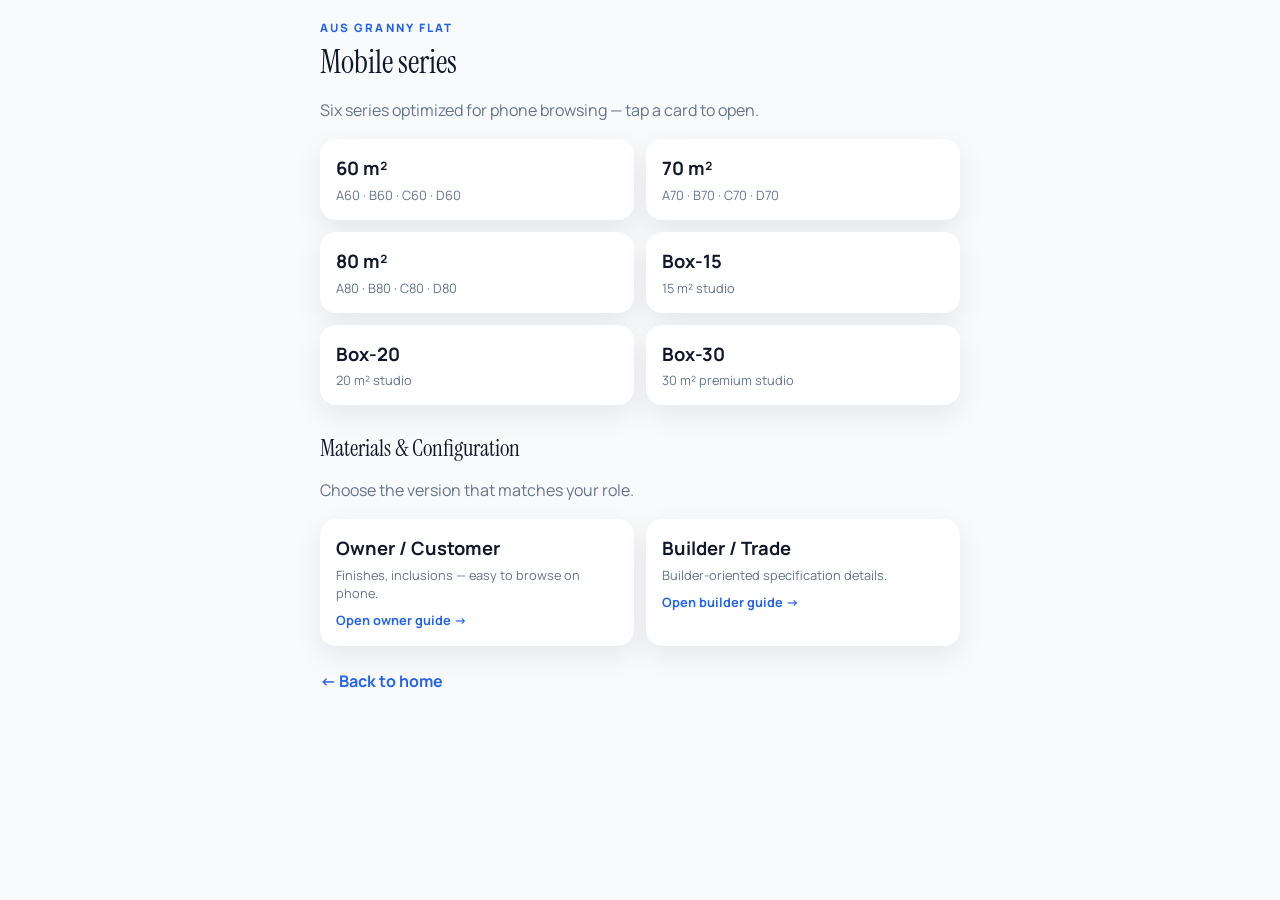
<file: m-index.html>
<!DOCTYPE html>
<html lang="en">
<head>
  <meta charset="utf-8" />
  <meta name="viewport" content="width=device-width, initial-scale=1, viewport-fit=cover" />
  <title>Mobile Floor Plans | Aus Granny Flat</title>
  <meta name="description" content="Mobile-friendly granny flat series: 60, 70, 80, Box-15, Box-20, Box-30. Materials guides for owners and builders." />
  <link href="https://fonts.googleapis.com/css2?family=Manrope:wght@500;700;800&family=Instrument+Serif&display=swap" rel="stylesheet" />
  <style>
    :root { --brand:#2563eb; --ink:#0f172a; --muted:#64748b; --surface:#f8fafc; }
    body { margin:0; font-family:Manrope,system-ui,sans-serif; background:var(--surface); color:var(--ink); }
    .wrap { max-width:40rem; margin:0 auto; padding:1.25rem 1rem 3rem; }
    .brand { font-size:.72rem; font-weight:800; letter-spacing:.18em; text-transform:uppercase; color:var(--brand); }
    h1 { font-family:"Instrument Serif",Georgia,serif; font-weight:400; font-size:2rem; margin:.4rem 0 .5rem; }
    h2 { font-family:"Instrument Serif",Georgia,serif; font-weight:400; font-size:1.45rem; margin:1.75rem 0 .4rem; }
    p { color:var(--muted); }
    .grid { display:grid; grid-template-columns:1fr 1fr; gap:.75rem; margin-top:1.1rem; }
    a.card {
      display:block; background:#fff; border-radius:1rem; padding:1rem;
      text-decoration:none; color:inherit; box-shadow:0 10px 28px rgba(15,23,42,.08);
    }
    a.card strong { font-size:1.15rem; }
    a.card span { display:block; margin-top:.3rem; color:var(--muted); font-size:.8rem; }
    a.card em { display:inline-block; margin-top:.55rem; color:var(--brand); font-style:normal; font-weight:700; font-size:.8rem; }
    .wide { grid-column:1 / -1; }
    .back { display:inline-block; margin-top:1.5rem; color:var(--brand); font-weight:700; text-decoration:none; }
  </style>
</head>
<body>
  <div class="wrap">
    <div class="brand">Aus Granny Flat</div>
    <h1>Mobile series</h1>
    <p>Six series optimized for phone browsing — tap a card to open.</p>
    <div class="grid">
      <a class="card" href="/m/60"><strong>60 m²</strong><span>A60 · B60 · C60 · D60</span></a>
      <a class="card" href="/m/70"><strong>70 m²</strong><span>A70 · B70 · C70 · D70</span></a>
      <a class="card" href="/m/80"><strong>80 m²</strong><span>A80 · B80 · C80 · D80</span></a>
      <a class="card" href="/m/15"><strong>Box-15</strong><span>15 m² studio</span></a>
      <a class="card" href="/m/20"><strong>Box-20</strong><span>20 m² studio</span></a>
      <a class="card" href="/m/30"><strong>Box-30</strong><span>30 m² premium studio</span></a>
    </div>

    <h2>Materials &amp; Configuration</h2>
    <p>Choose the version that matches your role.</p>
    <div class="grid">
      <a class="card" href="/material/owner.html">
        <strong>Owner / Customer</strong>
        <span>Finishes, inclusions — easy to browse on phone.</span>
        <em>Open owner guide →</em>
      </a>
      <a class="card" href="/material/builder.html">
        <strong>Builder / Trade</strong>
        <span>Builder-oriented specification details.</span>
        <em>Open builder guide →</em>
      </a>
    </div>

    <a class="back" href="/">← Back to home</a>
  </div>
</body>
</html>
</file>
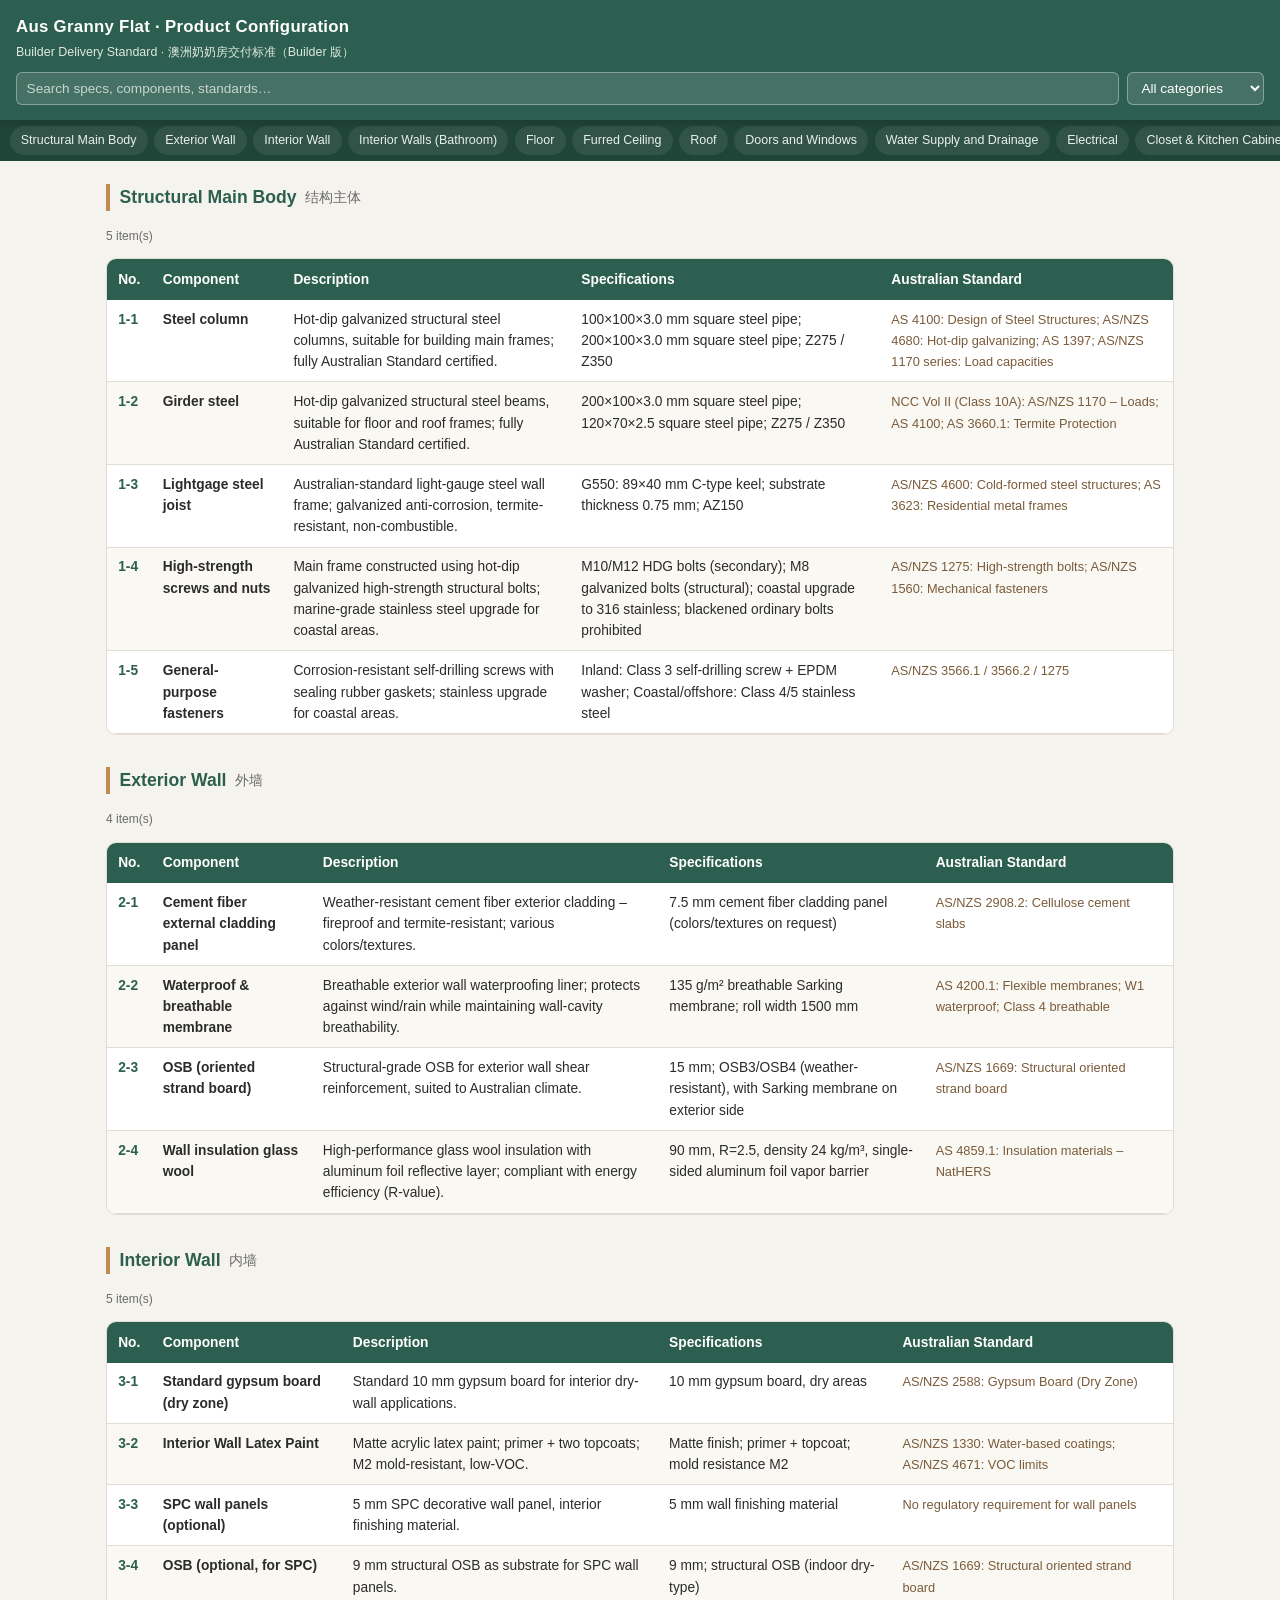
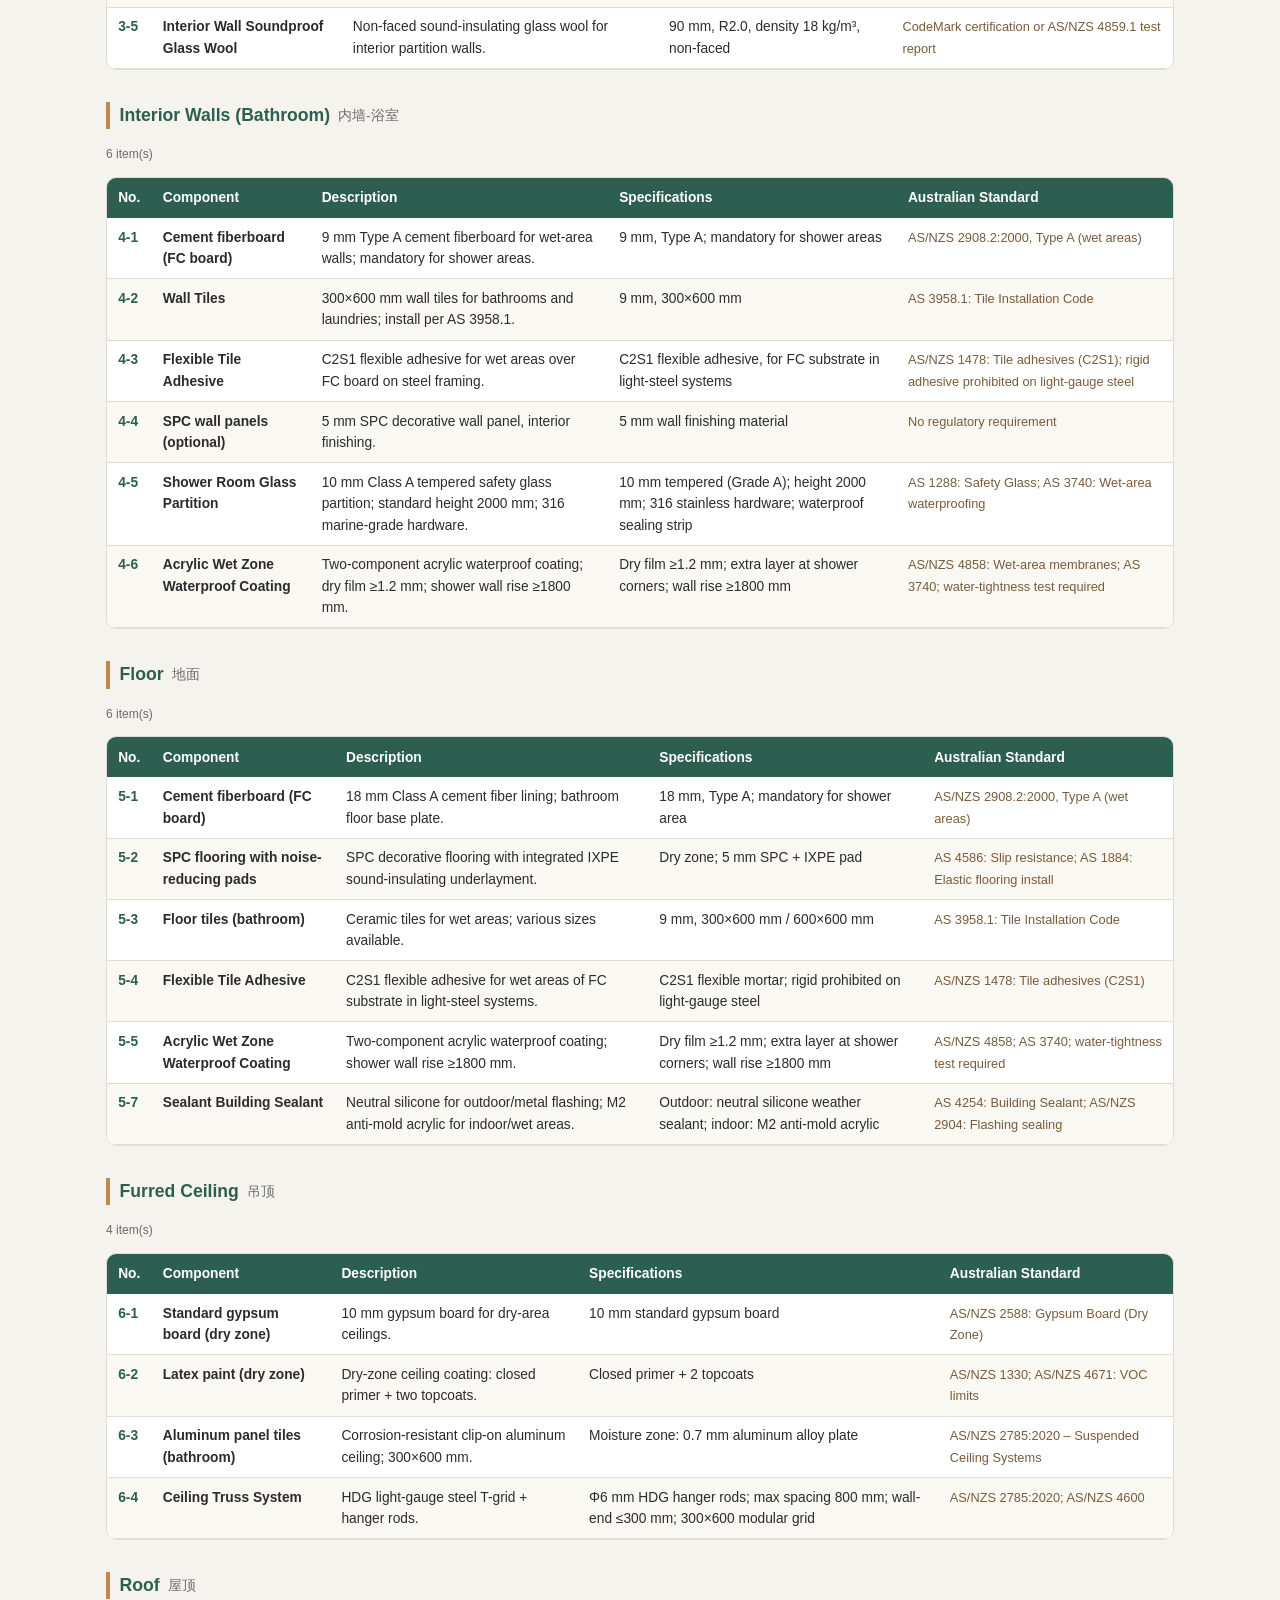
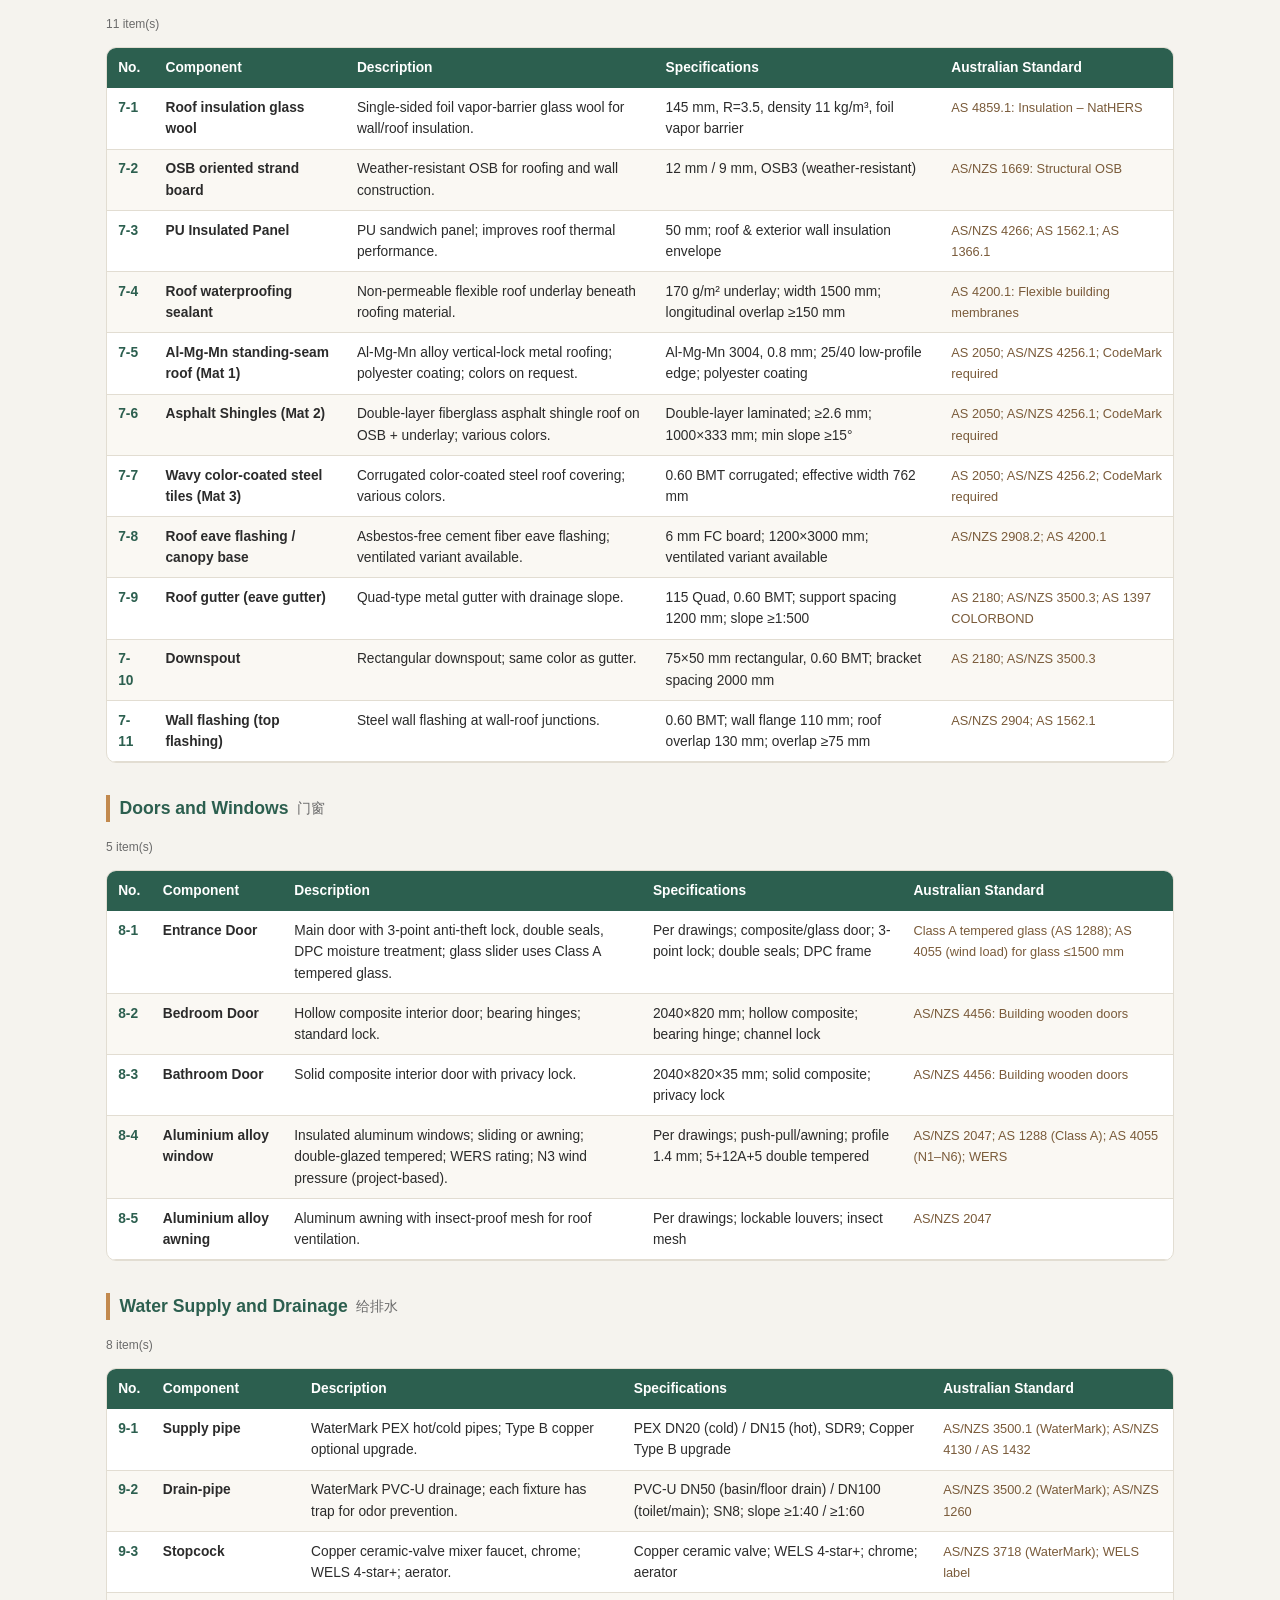
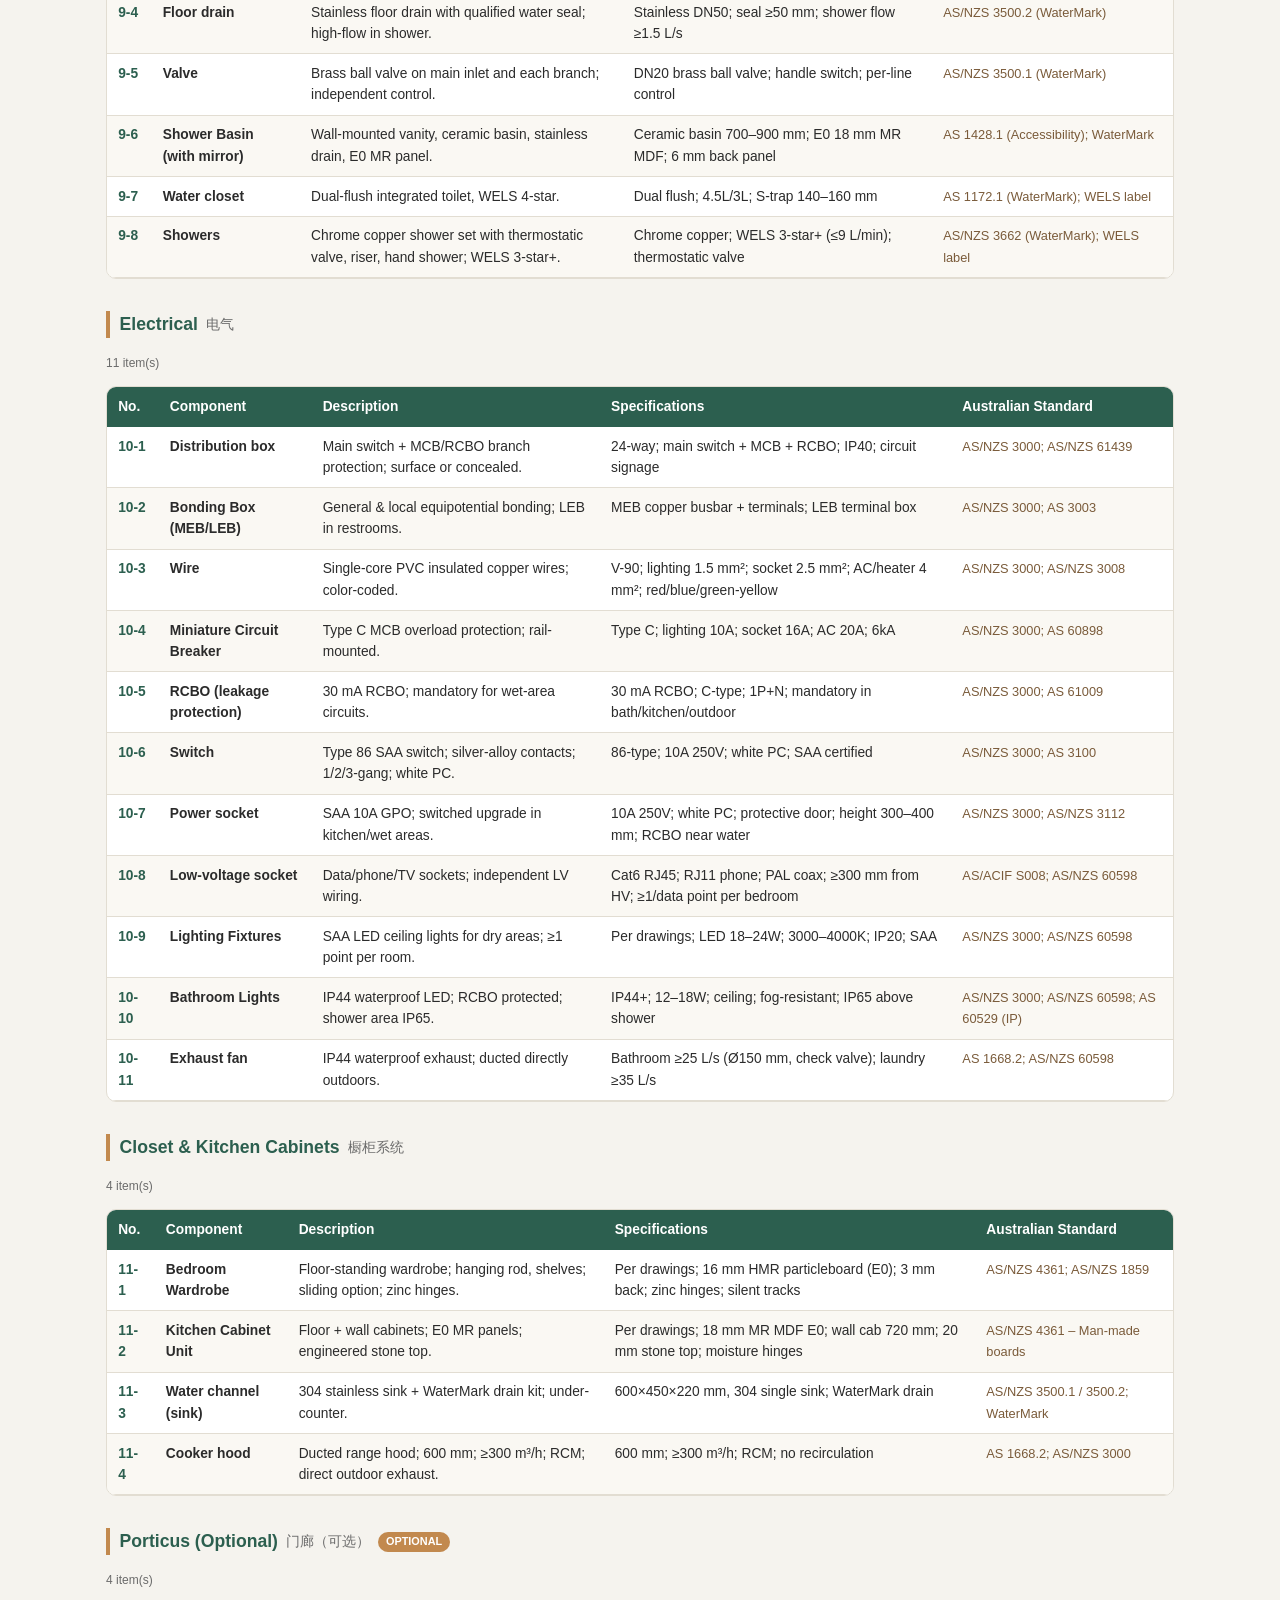
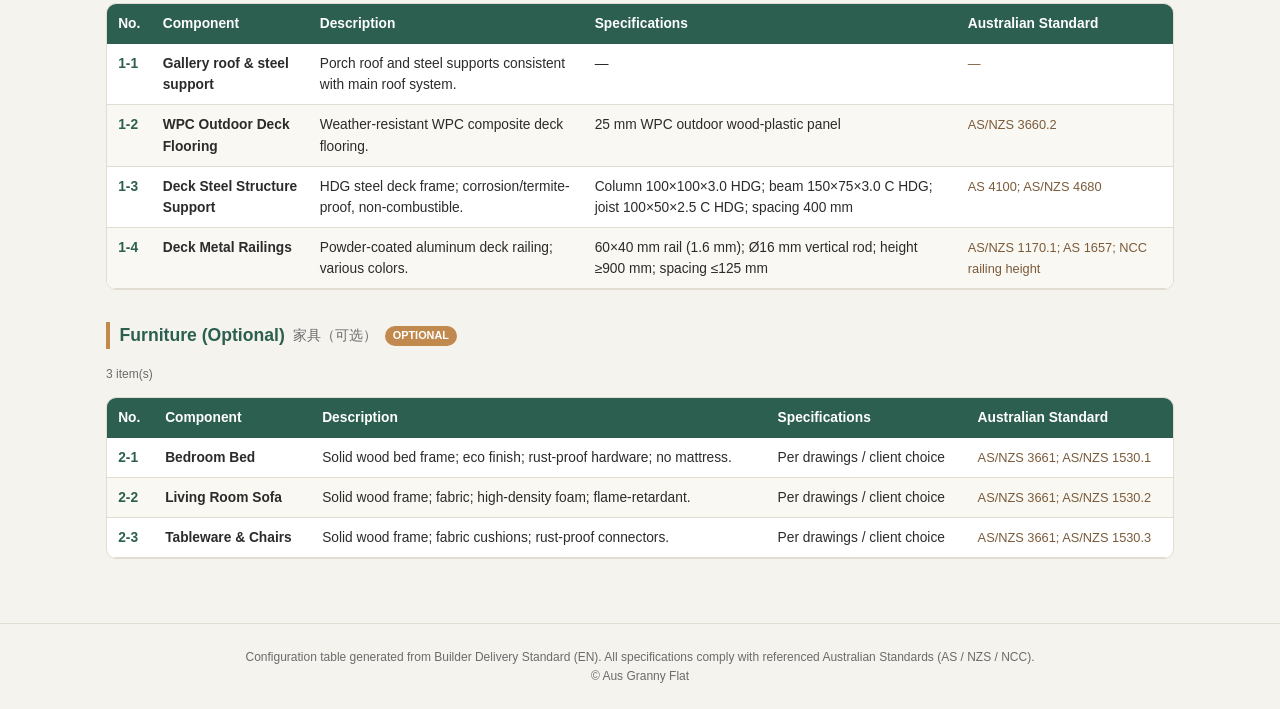
<file: material/builder.html>
<!DOCTYPE html>
<html lang="en">
<head>
<meta charset="UTF-8">
<meta name="viewport" content="width=device-width, initial-scale=1.0">
<title>Aus Granny Flat — Product Configuration (Builder Spec)</title>
<style>
  :root{
    --primary:#2c5f4f;
    --primary-dark:#1f4438;
    --accent:#c2894e;
    --bg:#f5f3ee;
    --card:#ffffff;
    --border:#e2ddd2;
    --text:#2b2b2b;
    --muted:#6b6b6b;
    --optional:#7a5b3a;
  }
  *{box-sizing:border-box;}
  html{scroll-behavior:smooth;}
  body{
    margin:0;font-family:-apple-system,BlinkMacSystemFont,"Segoe UI",Roboto,"Helvetica Neue",Arial,"PingFang SC","Microsoft YaHei",sans-serif;
    background:var(--bg);color:var(--text);line-height:1.55;
  }
  /* Top bar */
  header{
    position:sticky;top:0;z-index:50;background:var(--primary);color:#fff;
    padding:0.9rem 1rem;box-shadow:0 2px 8px rgba(0,0,0,.15);
  }
  header h1{margin:0;font-size:1.05rem;font-weight:600;letter-spacing:.3px;}
  header .sub{font-size:.78rem;opacity:.85;margin-top:.15rem;}
  .controls{
    display:flex;flex-wrap:wrap;gap:.5rem;margin-top:.6rem;
  }
  .controls input,.controls select{
    padding:.45rem .6rem;border-radius:6px;border:1px solid rgba(255,255,255,.35);
    background:rgba(255,255,255,.12);color:#fff;font-size:.85rem;min-width:0;
  }
  .controls input::placeholder{color:rgba(255,255,255,.7);}
  .controls input{flex:1 1 180px;}
  /* Category nav */
  nav{
    position:sticky;top:0;z-index:40;background:var(--primary-dark);
    padding:.4rem .6rem;display:flex;gap:.4rem;overflow-x:auto;white-space:nowrap;
    -webkit-overflow-scrolling:touch;
  }
  nav a{
    color:#e9f0ec;text-decoration:none;font-size:.78rem;padding:.3rem .7rem;
    border-radius:20px;background:rgba(255,255,255,.08);flex:0 0 auto;
  }
  nav a:hover{background:rgba(255,255,255,.2);}
  nav a.opt{background:rgba(194,137,78,.25);}
  /* Layout */
  main{max-width:1100px;margin:0 auto;padding:1rem;}
  .section{margin-bottom:2rem;scroll-margin-top:120px;}
  .section h2{
    font-size:1.1rem;color:var(--primary);border-left:4px solid var(--accent);
    padding-left:.6rem;margin:.4rem 0 1rem;display:flex;align-items:center;gap:.5rem;
  }
  .section h2 .cn{font-size:.85rem;color:var(--muted);font-weight:400;}
  .section h2 .tag{
    font-size:.68rem;background:var(--accent);color:#fff;padding:.1rem .5rem;border-radius:10px;
  }
  .tablewrap{overflow-x:auto;border:1px solid var(--border);border-radius:10px;background:var(--card);}
  table{width:100%;border-collapse:collapse;font-size:.86rem;}
  thead th{
    background:var(--primary);color:#fff;text-align:left;padding:.6rem .7rem;
    font-weight:600;position:sticky;top:0;white-space:nowrap;
  }
  tbody td{padding:.55rem .7rem;border-bottom:1px solid var(--border);vertical-align:top;}
  tbody tr:nth-child(even){background:#faf8f3;}
  tbody tr:hover{background:#f0ede4;}
  td .no{font-weight:700;color:var(--primary);}
  td .cls{font-weight:600;}
  .std{font-size:.8rem;color:var(--optional);}
  /* Mobile: card layout (fewer columns, more rows) */
  @media (max-width:768px){
    header h1{font-size:.98rem;}
    main{padding:.6rem;}
    .tablewrap{border:none;background:transparent;}
    table,thead,tbody,tr,td{display:block;width:100%;}
    thead{display:none;}
    tbody tr{
      background:var(--card);border:1px solid var(--border);border-radius:10px;
      margin-bottom:.85rem;overflow:hidden;box-shadow:0 1px 3px rgba(0,0,0,.05);
    }
    tbody tr:nth-child(even){background:var(--card);}
    tbody td{
      display:flex;justify-content:space-between;gap:.8rem;align-items:flex-start;
      padding:.5rem .8rem;border-bottom:1px solid #eee;text-align:right;
    }
    tbody td:last-child{border-bottom:none;}
    tbody td::before{
      content:attr(data-label);font-weight:700;color:var(--primary);
      text-align:left;flex:0 0 38%;font-size:.78rem;
    }
    td .no{font-size:1rem;}
  }
  footer{
    text-align:center;font-size:.75rem;color:var(--muted);padding:1.5rem;
    border-top:1px solid var(--border);margin-top:1rem;
  }
  .count{font-size:.75rem;color:var(--muted);margin:.2rem 0 .8rem;}
  .hidden{display:none !important;}
  .empty{text-align:center;color:var(--muted);padding:2rem;font-size:.9rem;}
</style>
</head>
<body>
<header>
  <h1>Aus Granny Flat · Product Configuration</h1>
  <div class="sub">Builder Delivery Standard · 澳洲奶奶房交付标准（Builder 版）</div>
  <div class="controls">
    <input id="search" type="text" placeholder="Search specs, components, standards…">
    <select id="filter">
      <option value="all">All categories</option>
      <option value="standard">Standard layout</option>
      <option value="optional">Optional</option>
    </select>
  </div>
</header>
<nav id="nav"></nav>
<main id="content"></main>
<footer>
  Configuration table generated from Builder Delivery Standard (EN). All specifications comply with referenced Australian Standards (AS / NZS / NCC).<br>
  © Aus Granny Flat
</footer>

<script>
const DATA = [
  { id:"s1", cat:"Structural Main Body", cn:"结构主体", type:"standard", items:[
    {no:"1-1",cls:"Steel column",desc:"Hot-dip galvanized structural steel columns, suitable for building main frames; fully Australian Standard certified.",spec:"100×100×3.0 mm square steel pipe; 200×100×3.0 mm square steel pipe; Z275 / Z350",std:"AS 4100: Design of Steel Structures; AS/NZS 4680: Hot-dip galvanizing; AS 1397; AS/NZS 1170 series: Load capacities"},
    {no:"1-2",cls:"Girder steel",desc:"Hot-dip galvanized structural steel beams, suitable for floor and roof frames; fully Australian Standard certified.",spec:"200×100×3.0 mm square steel pipe; 120×70×2.5 square steel pipe; Z275 / Z350",std:"NCC Vol II (Class 10A): AS/NZS 1170 – Loads; AS 4100; AS 3660.1: Termite Protection"},
    {no:"1-3",cls:"Lightgage steel joist",desc:"Australian-standard light-gauge steel wall frame; galvanized anti-corrosion, termite-resistant, non-combustible.",spec:"G550: 89×40 mm C-type keel; substrate thickness 0.75 mm; AZ150",std:"AS/NZS 4600: Cold-formed steel structures; AS 3623: Residential metal frames"},
    {no:"1-4",cls:"High-strength screws and nuts",desc:"Main frame constructed using hot-dip galvanized high-strength structural bolts; marine-grade stainless steel upgrade for coastal areas.",spec:"M10/M12 HDG bolts (secondary); M8 galvanized bolts (structural); coastal upgrade to 316 stainless; blackened ordinary bolts prohibited",std:"AS/NZS 1275: High-strength bolts; AS/NZS 1560: Mechanical fasteners"},
    {no:"1-5",cls:"General-purpose fasteners",desc:"Corrosion-resistant self-drilling screws with sealing rubber gaskets; stainless upgrade for coastal areas.",spec:"Inland: Class 3 self-drilling screw + EPDM washer; Coastal/offshore: Class 4/5 stainless steel",std:"AS/NZS 3566.1 / 3566.2 / 1275"}
  ]},
  { id:"s2", cat:"Exterior Wall", cn:"外墙", type:"standard", items:[
    {no:"2-1",cls:"Cement fiber external cladding panel",desc:"Weather-resistant cement fiber exterior cladding – fireproof and termite-resistant; various colors/textures.",spec:"7.5 mm cement fiber cladding panel (colors/textures on request)",std:"AS/NZS 2908.2: Cellulose cement slabs"},
    {no:"2-2",cls:"Waterproof & breathable membrane",desc:"Breathable exterior wall waterproofing liner; protects against wind/rain while maintaining wall-cavity breathability.",spec:"135 g/m² breathable Sarking membrane; roll width 1500 mm",std:"AS 4200.1: Flexible membranes; W1 waterproof; Class 4 breathable"},
    {no:"2-3",cls:"OSB (oriented strand board)",desc:"Structural-grade OSB for exterior wall shear reinforcement, suited to Australian climate.",spec:"15 mm; OSB3/OSB4 (weather-resistant), with Sarking membrane on exterior side",std:"AS/NZS 1669: Structural oriented strand board"},
    {no:"2-4",cls:"Wall insulation glass wool",desc:"High-performance glass wool insulation with aluminum foil reflective layer; compliant with energy efficiency (R-value).",spec:"90 mm, R=2.5, density 24 kg/m³, single-sided aluminum foil vapor barrier",std:"AS 4859.1: Insulation materials – NatHERS"}
  ]},
  { id:"s3", cat:"Interior Wall", cn:"内墙", type:"standard", items:[
    {no:"3-1",cls:"Standard gypsum board (dry zone)",desc:"Standard 10 mm gypsum board for interior dry-wall applications.",spec:"10 mm gypsum board, dry areas",std:"AS/NZS 2588: Gypsum Board (Dry Zone)"},
    {no:"3-2",cls:"Interior Wall Latex Paint",desc:"Matte acrylic latex paint; primer + two topcoats; M2 mold-resistant, low-VOC.",spec:"Matte finish; primer + topcoat; mold resistance M2",std:"AS/NZS 1330: Water-based coatings; AS/NZS 4671: VOC limits"},
    {no:"3-3",cls:"SPC wall panels (optional)",desc:"5 mm SPC decorative wall panel, interior finishing material.",spec:"5 mm wall finishing material",std:"No regulatory requirement for wall panels"},
    {no:"3-4",cls:"OSB (optional, for SPC)",desc:"9 mm structural OSB as substrate for SPC wall panels.",spec:"9 mm; structural OSB (indoor dry-type)",std:"AS/NZS 1669: Structural oriented strand board"},
    {no:"3-5",cls:"Interior Wall Soundproof Glass Wool",desc:"Non-faced sound-insulating glass wool for interior partition walls.",spec:"90 mm, R2.0, density 18 kg/m³, non-faced",std:"CodeMark certification or AS/NZS 4859.1 test report"}
  ]},
  { id:"s4", cat:"Interior Walls (Bathroom)", cn:"内墙-浴室", type:"standard", items:[
    {no:"4-1",cls:"Cement fiberboard (FC board)",desc:"9 mm Type A cement fiberboard for wet-area walls; mandatory for shower areas.",spec:"9 mm, Type A; mandatory for shower areas",std:"AS/NZS 2908.2:2000, Type A (wet areas)"},
    {no:"4-2",cls:"Wall Tiles",desc:"300×600 mm wall tiles for bathrooms and laundries; install per AS 3958.1.",spec:"9 mm, 300×600 mm",std:"AS 3958.1: Tile Installation Code"},
    {no:"4-3",cls:"Flexible Tile Adhesive",desc:"C2S1 flexible adhesive for wet areas over FC board on steel framing.",spec:"C2S1 flexible adhesive, for FC substrate in light-steel systems",std:"AS/NZS 1478: Tile adhesives (C2S1); rigid adhesive prohibited on light-gauge steel"},
    {no:"4-4",cls:"SPC wall panels (optional)",desc:"5 mm SPC decorative wall panel, interior finishing.",spec:"5 mm wall finishing material",std:"No regulatory requirement"},
    {no:"4-5",cls:"Shower Room Glass Partition",desc:"10 mm Class A tempered safety glass partition; standard height 2000 mm; 316 marine-grade hardware.",spec:"10 mm tempered (Grade A); height 2000 mm; 316 stainless hardware; waterproof sealing strip",std:"AS 1288: Safety Glass; AS 3740: Wet-area waterproofing"},
    {no:"4-6",cls:"Acrylic Wet Zone Waterproof Coating",desc:"Two-component acrylic waterproof coating; dry film ≥1.2 mm; shower wall rise ≥1800 mm.",spec:"Dry film ≥1.2 mm; extra layer at shower corners; wall rise ≥1800 mm",std:"AS/NZS 4858: Wet-area membranes; AS 3740; water-tightness test required"}
  ]},
  { id:"s5", cat:"Floor", cn:"地面", type:"standard", items:[
    {no:"5-1",cls:"Cement fiberboard (FC board)",desc:"18 mm Class A cement fiber lining; bathroom floor base plate.",spec:"18 mm, Type A; mandatory for shower area",std:"AS/NZS 2908.2:2000, Type A (wet areas)"},
    {no:"5-2",cls:"SPC flooring with noise-reducing pads",desc:"SPC decorative flooring with integrated IXPE sound-insulating underlayment.",spec:"Dry zone; 5 mm SPC + IXPE pad",std:"AS 4586: Slip resistance; AS 1884: Elastic flooring install"},
    {no:"5-3",cls:"Floor tiles (bathroom)",desc:"Ceramic tiles for wet areas; various sizes available.",spec:"9 mm, 300×600 mm / 600×600 mm",std:"AS 3958.1: Tile Installation Code"},
    {no:"5-4",cls:"Flexible Tile Adhesive",desc:"C2S1 flexible adhesive for wet areas of FC substrate in light-steel systems.",spec:"C2S1 flexible mortar; rigid prohibited on light-gauge steel",std:"AS/NZS 1478: Tile adhesives (C2S1)"},
    {no:"5-5",cls:"Acrylic Wet Zone Waterproof Coating",desc:"Two-component acrylic waterproof coating; shower wall rise ≥1800 mm.",spec:"Dry film ≥1.2 mm; extra layer at shower corners; wall rise ≥1800 mm",std:"AS/NZS 4858; AS 3740; water-tightness test required"},
    {no:"5-7",cls:"Sealant Building Sealant",desc:"Neutral silicone for outdoor/metal flashing; M2 anti-mold acrylic for indoor/wet areas.",spec:"Outdoor: neutral silicone weather sealant; indoor: M2 anti-mold acrylic",std:"AS 4254: Building Sealant; AS/NZS 2904: Flashing sealing"}
  ]},
  { id:"s6", cat:"Furred Ceiling", cn:"吊顶", type:"standard", items:[
    {no:"6-1",cls:"Standard gypsum board (dry zone)",desc:"10 mm gypsum board for dry-area ceilings.",spec:"10 mm standard gypsum board",std:"AS/NZS 2588: Gypsum Board (Dry Zone)"},
    {no:"6-2",cls:"Latex paint (dry zone)",desc:"Dry-zone ceiling coating: closed primer + two topcoats.",spec:"Closed primer + 2 topcoats",std:"AS/NZS 1330; AS/NZS 4671: VOC limits"},
    {no:"6-3",cls:"Aluminum panel tiles (bathroom)",desc:"Corrosion-resistant clip-on aluminum ceiling; 300×600 mm.",spec:"Moisture zone: 0.7 mm aluminum alloy plate",std:"AS/NZS 2785:2020 – Suspended Ceiling Systems"},
    {no:"6-4",cls:"Ceiling Truss System",desc:"HDG light-gauge steel T-grid + hanger rods.",spec:"Φ6 mm HDG hanger rods; max spacing 800 mm; wall-end ≤300 mm; 300×600 modular grid",std:"AS/NZS 2785:2020; AS/NZS 4600"}
  ]},
  { id:"s7", cat:"Roof", cn:"屋顶", type:"standard", items:[
    {no:"7-1",cls:"Roof insulation glass wool",desc:"Single-sided foil vapor-barrier glass wool for wall/roof insulation.",spec:"145 mm, R=3.5, density 11 kg/m³, foil vapor barrier",std:"AS 4859.1: Insulation – NatHERS"},
    {no:"7-2",cls:"OSB oriented strand board",desc:"Weather-resistant OSB for roofing and wall construction.",spec:"12 mm / 9 mm, OSB3 (weather-resistant)",std:"AS/NZS 1669: Structural OSB"},
    {no:"7-3",cls:"PU Insulated Panel",desc:"PU sandwich panel; improves roof thermal performance.",spec:"50 mm; roof & exterior wall insulation envelope",std:"AS/NZS 4266; AS 1562.1; AS 1366.1"},
    {no:"7-4",cls:"Roof waterproofing sealant",desc:"Non-permeable flexible roof underlay beneath roofing material.",spec:"170 g/m² underlay; width 1500 mm; longitudinal overlap ≥150 mm",std:"AS 4200.1: Flexible building membranes"},
    {no:"7-5",cls:"Al-Mg-Mn standing-seam roof (Mat 1)",desc:"Al-Mg-Mn alloy vertical-lock metal roofing; polyester coating; colors on request.",spec:"Al-Mg-Mn 3004, 0.8 mm; 25/40 low-profile edge; polyester coating",std:"AS 2050; AS/NZS 4256.1; CodeMark required"},
    {no:"7-6",cls:"Asphalt Shingles (Mat 2)",desc:"Double-layer fiberglass asphalt shingle roof on OSB + underlay; various colors.",spec:"Double-layer laminated; ≥2.6 mm; 1000×333 mm; min slope ≥15°",std:"AS 2050; AS/NZS 4256.1; CodeMark required"},
    {no:"7-7",cls:"Wavy color-coated steel tiles (Mat 3)",desc:"Corrugated color-coated steel roof covering; various colors.",spec:"0.60 BMT corrugated; effective width 762 mm",std:"AS 2050; AS/NZS 4256.2; CodeMark required"},
    {no:"7-8",cls:"Roof eave flashing / canopy base",desc:"Asbestos-free cement fiber eave flashing; ventilated variant available.",spec:"6 mm FC board; 1200×3000 mm; ventilated variant available",std:"AS/NZS 2908.2; AS 4200.1"},
    {no:"7-9",cls:"Roof gutter (eave gutter)",desc:"Quad-type metal gutter with drainage slope.",spec:"115 Quad, 0.60 BMT; support spacing 1200 mm; slope ≥1:500",std:"AS 2180; AS/NZS 3500.3; AS 1397 COLORBOND"},
    {no:"7-10",cls:"Downspout",desc:"Rectangular downspout; same color as gutter.",spec:"75×50 mm rectangular, 0.60 BMT; bracket spacing 2000 mm",std:"AS 2180; AS/NZS 3500.3"},
    {no:"7-11",cls:"Wall flashing (top flashing)",desc:"Steel wall flashing at wall-roof junctions.",spec:"0.60 BMT; wall flange 110 mm; roof overlap 130 mm; overlap ≥75 mm",std:"AS/NZS 2904; AS 1562.1"}
  ]},
  { id:"s8", cat:"Doors and Windows", cn:"门窗", type:"standard", items:[
    {no:"8-1",cls:"Entrance Door",desc:"Main door with 3-point anti-theft lock, double seals, DPC moisture treatment; glass slider uses Class A tempered glass.",spec:"Per drawings; composite/glass door; 3-point lock; double seals; DPC frame",std:"Class A tempered glass (AS 1288); AS 4055 (wind load) for glass ≤1500 mm"},
    {no:"8-2",cls:"Bedroom Door",desc:"Hollow composite interior door; bearing hinges; standard lock.",spec:"2040×820 mm; hollow composite; bearing hinge; channel lock",std:"AS/NZS 4456: Building wooden doors"},
    {no:"8-3",cls:"Bathroom Door",desc:"Solid composite interior door with privacy lock.",spec:"2040×820×35 mm; solid composite; privacy lock",std:"AS/NZS 4456: Building wooden doors"},
    {no:"8-4",cls:"Aluminium alloy window",desc:"Insulated aluminum windows; sliding or awning; double-glazed tempered; WERS rating; N3 wind pressure (project-based).",spec:"Per drawings; push-pull/awning; profile 1.4 mm; 5+12A+5 double tempered",std:"AS/NZS 2047; AS 1288 (Class A); AS 4055 (N1–N6); WERS"},
    {no:"8-5",cls:"Aluminium alloy awning",desc:"Aluminum awning with insect-proof mesh for roof ventilation.",spec:"Per drawings; lockable louvers; insect mesh",std:"AS/NZS 2047"}
  ]},
  { id:"s9", cat:"Water Supply and Drainage", cn:"给排水", type:"standard", items:[
    {no:"9-1",cls:"Supply pipe",desc:"WaterMark PEX hot/cold pipes; Type B copper optional upgrade.",spec:"PEX DN20 (cold) / DN15 (hot), SDR9; Copper Type B upgrade",std:"AS/NZS 3500.1 (WaterMark); AS/NZS 4130 / AS 1432"},
    {no:"9-2",cls:"Drain-pipe",desc:"WaterMark PVC-U drainage; each fixture has trap for odor prevention.",spec:"PVC-U DN50 (basin/floor drain) / DN100 (toilet/main); SN8; slope ≥1:40 / ≥1:60",std:"AS/NZS 3500.2 (WaterMark); AS/NZS 1260"},
    {no:"9-3",cls:"Stopcock",desc:"Copper ceramic-valve mixer faucet, chrome; WELS 4-star+; aerator.",spec:"Copper ceramic valve; WELS 4-star+; chrome; aerator",std:"AS/NZS 3718 (WaterMark); WELS label"},
    {no:"9-4",cls:"Floor drain",desc:"Stainless floor drain with qualified water seal; high-flow in shower.",spec:"Stainless DN50; seal ≥50 mm; shower flow ≥1.5 L/s",std:"AS/NZS 3500.2 (WaterMark)"},
    {no:"9-5",cls:"Valve",desc:"Brass ball valve on main inlet and each branch; independent control.",spec:"DN20 brass ball valve; handle switch; per-line control",std:"AS/NZS 3500.1 (WaterMark)"},
    {no:"9-6",cls:"Shower Basin (with mirror)",desc:"Wall-mounted vanity, ceramic basin, stainless drain, E0 MR panel.",spec:"Ceramic basin 700–900 mm; E0 18 mm MR MDF; 6 mm back panel",std:"AS 1428.1 (Accessibility); WaterMark"},
    {no:"9-7",cls:"Water closet",desc:"Dual-flush integrated toilet, WELS 4-star.",spec:"Dual flush; 4.5L/3L; S-trap 140–160 mm",std:"AS 1172.1 (WaterMark); WELS label"},
    {no:"9-8",cls:"Showers",desc:"Chrome copper shower set with thermostatic valve, riser, hand shower; WELS 3-star+.",spec:"Chrome copper; WELS 3-star+ (≤9 L/min); thermostatic valve",std:"AS/NZS 3662 (WaterMark); WELS label"}
  ]},
  { id:"s10", cat:"Electrical", cn:"电气", type:"standard", items:[
    {no:"10-1",cls:"Distribution box",desc:"Main switch + MCB/RCBO branch protection; surface or concealed.",spec:"24-way; main switch + MCB + RCBO; IP40; circuit signage",std:"AS/NZS 3000; AS/NZS 61439"},
    {no:"10-2",cls:"Bonding Box (MEB/LEB)",desc:"General & local equipotential bonding; LEB in restrooms.",spec:"MEB copper busbar + terminals; LEB terminal box",std:"AS/NZS 3000; AS 3003"},
    {no:"10-3",cls:"Wire",desc:"Single-core PVC insulated copper wires; color-coded.",spec:"V-90; lighting 1.5 mm²; socket 2.5 mm²; AC/heater 4 mm²; red/blue/green-yellow",std:"AS/NZS 3000; AS/NZS 3008"},
    {no:"10-4",cls:"Miniature Circuit Breaker",desc:"Type C MCB overload protection; rail-mounted.",spec:"Type C; lighting 10A; socket 16A; AC 20A; 6kA",std:"AS/NZS 3000; AS 60898"},
    {no:"10-5",cls:"RCBO (leakage protection)",desc:"30 mA RCBO; mandatory for wet-area circuits.",spec:"30 mA RCBO; C-type; 1P+N; mandatory in bath/kitchen/outdoor",std:"AS/NZS 3000; AS 61009"},
    {no:"10-6",cls:"Switch",desc:"Type 86 SAA switch; silver-alloy contacts; 1/2/3-gang; white PC.",spec:"86-type; 10A 250V; white PC; SAA certified",std:"AS/NZS 3000; AS 3100"},
    {no:"10-7",cls:"Power socket",desc:"SAA 10A GPO; switched upgrade in kitchen/wet areas.",spec:"10A 250V; white PC; protective door; height 300–400 mm; RCBO near water",std:"AS/NZS 3000; AS/NZS 3112"},
    {no:"10-8",cls:"Low-voltage socket",desc:"Data/phone/TV sockets; independent LV wiring.",spec:"Cat6 RJ45; RJ11 phone; PAL coax; ≥300 mm from HV; ≥1/data point per bedroom",std:"AS/ACIF S008; AS/NZS 60598"},
    {no:"10-9",cls:"Lighting Fixtures",desc:"SAA LED ceiling lights for dry areas; ≥1 point per room.",spec:"Per drawings; LED 18–24W; 3000–4000K; IP20; SAA",std:"AS/NZS 3000; AS/NZS 60598"},
    {no:"10-10",cls:"Bathroom Lights",desc:"IP44 waterproof LED; RCBO protected; shower area IP65.",spec:"IP44+; 12–18W; ceiling; fog-resistant; IP65 above shower",std:"AS/NZS 3000; AS/NZS 60598; AS 60529 (IP)"},
    {no:"10-11",cls:"Exhaust fan",desc:"IP44 waterproof exhaust; ducted directly outdoors.",spec:"Bathroom ≥25 L/s (Ø150 mm, check valve); laundry ≥35 L/s",std:"AS 1668.2; AS/NZS 60598"}
  ]},
  { id:"s11", cat:"Closet & Kitchen Cabinets", cn:"橱柜系统", type:"standard", items:[
    {no:"11-1",cls:"Bedroom Wardrobe",desc:"Floor-standing wardrobe; hanging rod, shelves; sliding option; zinc hinges.",spec:"Per drawings; 16 mm HMR particleboard (E0); 3 mm back; zinc hinges; silent tracks",std:"AS/NZS 4361; AS/NZS 1859"},
    {no:"11-2",cls:"Kitchen Cabinet Unit",desc:"Floor + wall cabinets; E0 MR panels; engineered stone top.",spec:"Per drawings; 18 mm MR MDF E0; wall cab 720 mm; 20 mm stone top; moisture hinges",std:"AS/NZS 4361 – Man-made boards"},
    {no:"11-3",cls:"Water channel (sink)",desc:"304 stainless sink + WaterMark drain kit; under-counter.",spec:"600×450×220 mm, 304 single sink; WaterMark drain",std:"AS/NZS 3500.1 / 3500.2; WaterMark"},
    {no:"11-4",cls:"Cooker hood",desc:"Ducted range hood; 600 mm; ≥300 m³/h; RCM; direct outdoor exhaust.",spec:"600 mm; ≥300 m³/h; RCM; no recirculation",std:"AS 1668.2; AS/NZS 3000"}
  ]},
  { id:"o1", cat:"Porticus (Optional)", cn:"门廊（可选）", type:"optional", items:[
    {no:"1-1",cls:"Gallery roof & steel support",desc:"Porch roof and steel supports consistent with main roof system.",spec:"—",std:"—"},
    {no:"1-2",cls:"WPC Outdoor Deck Flooring",desc:"Weather-resistant WPC composite deck flooring.",spec:"25 mm WPC outdoor wood-plastic panel",std:"AS/NZS 3660.2"},
    {no:"1-3",cls:"Deck Steel Structure Support",desc:"HDG steel deck frame; corrosion/termite-proof, non-combustible.",spec:"Column 100×100×3.0 HDG; beam 150×75×3.0 C HDG; joist 100×50×2.5 C HDG; spacing 400 mm",std:"AS 4100; AS/NZS 4680"},
    {no:"1-4",cls:"Deck Metal Railings",desc:"Powder-coated aluminum deck railing; various colors.",spec:"60×40 mm rail (1.6 mm); Ø16 mm vertical rod; height ≥900 mm; spacing ≤125 mm",std:"AS/NZS 1170.1; AS 1657; NCC railing height"}
  ]},
  { id:"o2", cat:"Furniture (Optional)", cn:"家具（可选）", type:"optional", items:[
    {no:"2-1",cls:"Bedroom Bed",desc:"Solid wood bed frame; eco finish; rust-proof hardware; no mattress.",spec:"Per drawings / client choice",std:"AS/NZS 3661; AS/NZS 1530.1"},
    {no:"2-2",cls:"Living Room Sofa",desc:"Solid wood frame; fabric; high-density foam; flame-retardant.",spec:"Per drawings / client choice",std:"AS/NZS 3661; AS/NZS 1530.2"},
    {no:"2-3",cls:"Tableware & Chairs",desc:"Solid wood frame; fabric cushions; rust-proof connectors.",spec:"Per drawings / client choice",std:"AS/NZS 3661; AS/NZS 1530.3"}
  ]}
];

const COLS = [
  {key:"no",  label:"No."},
  {key:"cls", label:"Component"},
  {key:"desc",label:"Description"},
  {key:"spec",label:"Specifications"},
  {key:"std", label:"Australian Standard"}
];

function render(){
  const filter = document.getElementById('filter').value;
  const q = document.getElementById('search').value.trim().toLowerCase();
  const content = document.getElementById('content');
  const nav = document.getElementById('nav');
  content.innerHTML='';
  nav.innerHTML='';
  let total=0;

  DATA.forEach(sec=>{
    if(filter!=='all' && sec.type!==filter) return;
    const items = sec.items.filter(it=>{
      if(!q) return true;
      return (it.no+' '+it.cls+' '+it.desc+' '+it.spec+' '+it.std).toLowerCase().includes(q);
    });
    if(items.length===0) return;
    total+=items.length;

    // nav link
    const a=document.createElement('a');
    a.href='#'+sec.id;
    a.textContent=sec.cat;
    if(sec.type==='optional') a.className='opt';
    nav.appendChild(a);

    // section
    const sec_el=document.createElement('section');
    sec_el.className='section'; sec_el.id=sec.id;
    const h2=document.createElement('h2');
    h2.innerHTML = sec.cat+' <span class="cn">'+sec.cn+'</span>'+
      (sec.type==='optional'?' <span class="tag">OPTIONAL</span>':'');
    sec_el.appendChild(h2);

    const cnt=document.createElement('div');
    cnt.className='count'; cnt.textContent=items.length+' item(s)';
    sec_el.appendChild(cnt);

    const wrap=document.createElement('div'); wrap.className='tablewrap';
    const table=document.createElement('table');
    const thead=document.createElement('thead');
    const htr=document.createElement('tr');
    COLS.forEach(c=>{const th=document.createElement('th');th.textContent=c.label;htr.appendChild(th);});
    thead.appendChild(htr); table.appendChild(thead);

    const tbody=document.createElement('tbody');
    items.forEach(it=>{
      const tr=document.createElement('tr');
      COLS.forEach(c=>{
        const td=document.createElement('td');
        td.setAttribute('data-label',c.label);
        if(c.key==='no') td.innerHTML='<span class="no">'+it.no+'</span>';
        else if(c.key==='cls') td.innerHTML='<span class="cls">'+it.cls+'</span>';
        else if(c.key==='std') td.innerHTML='<span class="std">'+it.std+'</span>';
        else td.textContent=it[c.key];
        tr.appendChild(td);
      });
      tbody.appendChild(tr);
    });
    table.appendChild(tbody); wrap.appendChild(table); sec_el.appendChild(wrap);
    content.appendChild(sec_el);
  });

  if(total===0){
    const e=document.createElement('div'); e.className='empty';
    e.textContent='No matching items.';
    content.appendChild(e);
  }
}

document.getElementById('search').addEventListener('input', render);
document.getElementById('filter').addEventListener('change', render);
render();
</script>
</body>
</html>
</file>
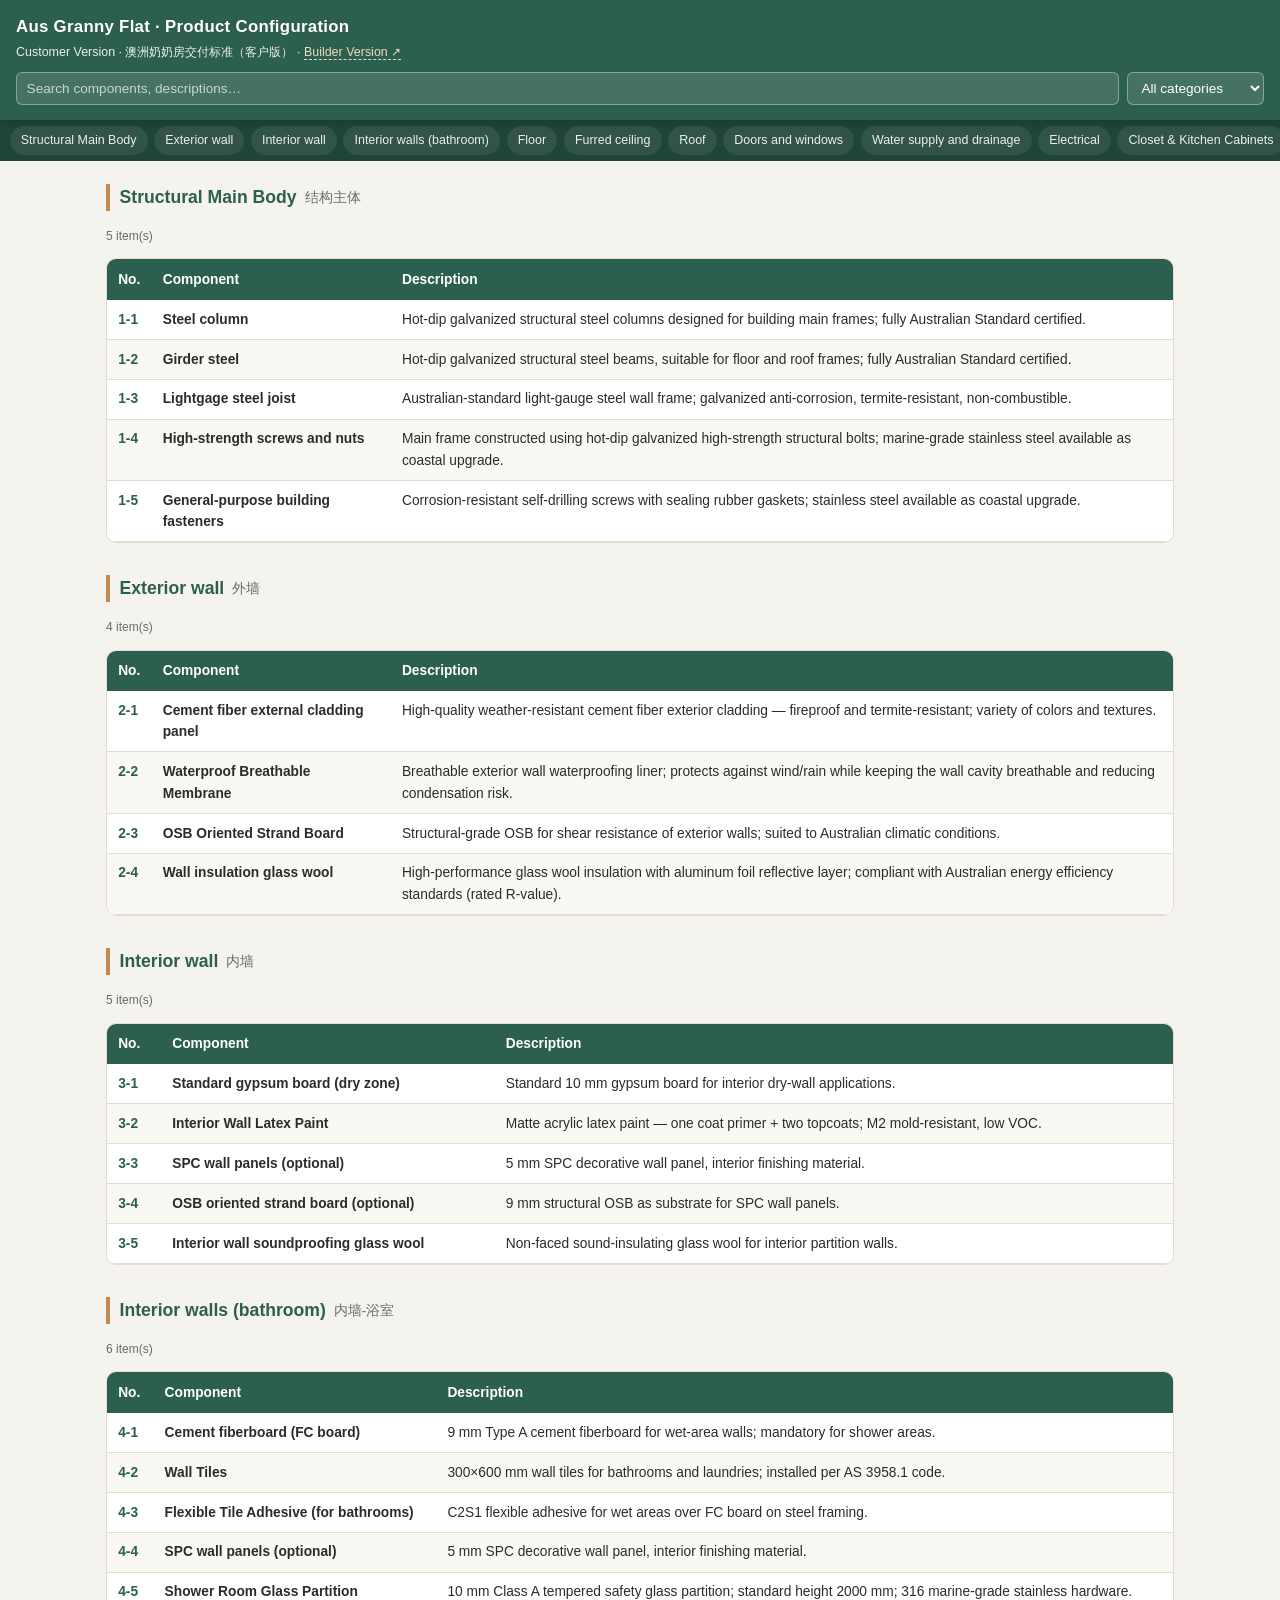
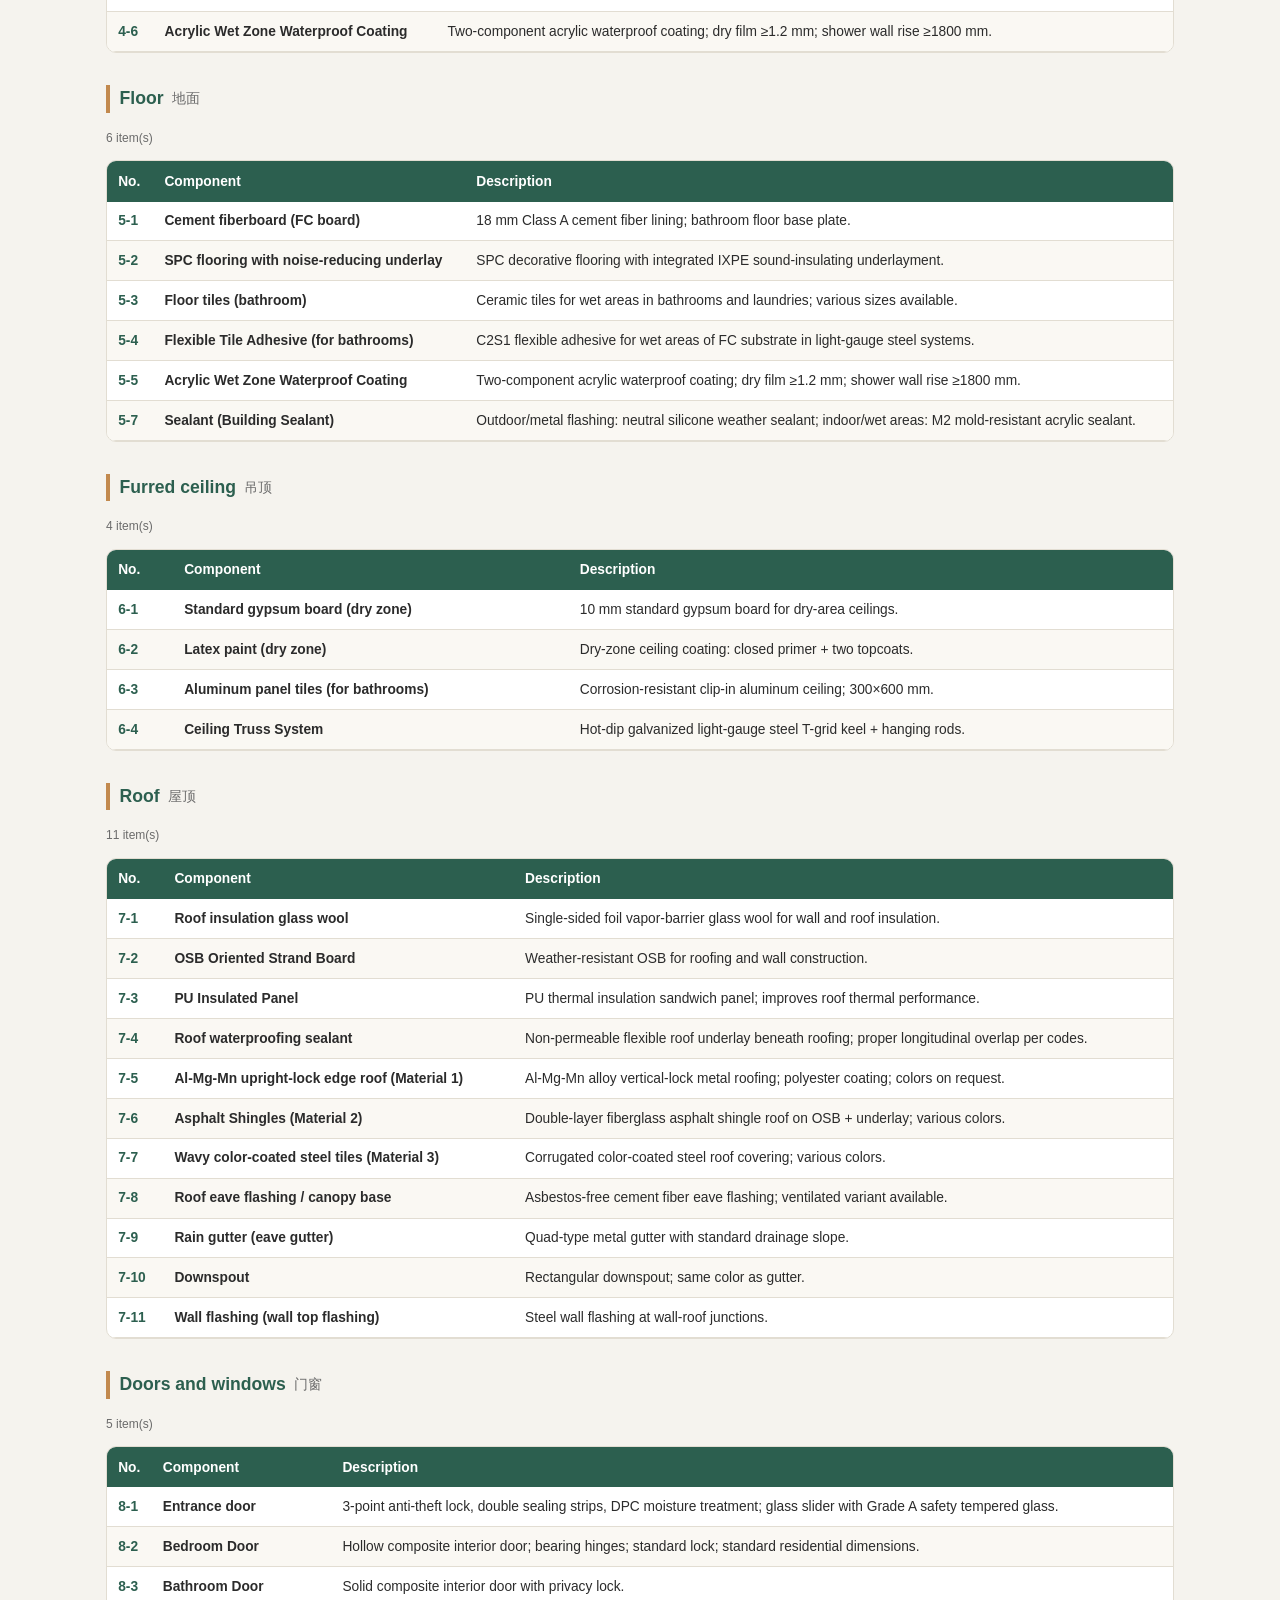
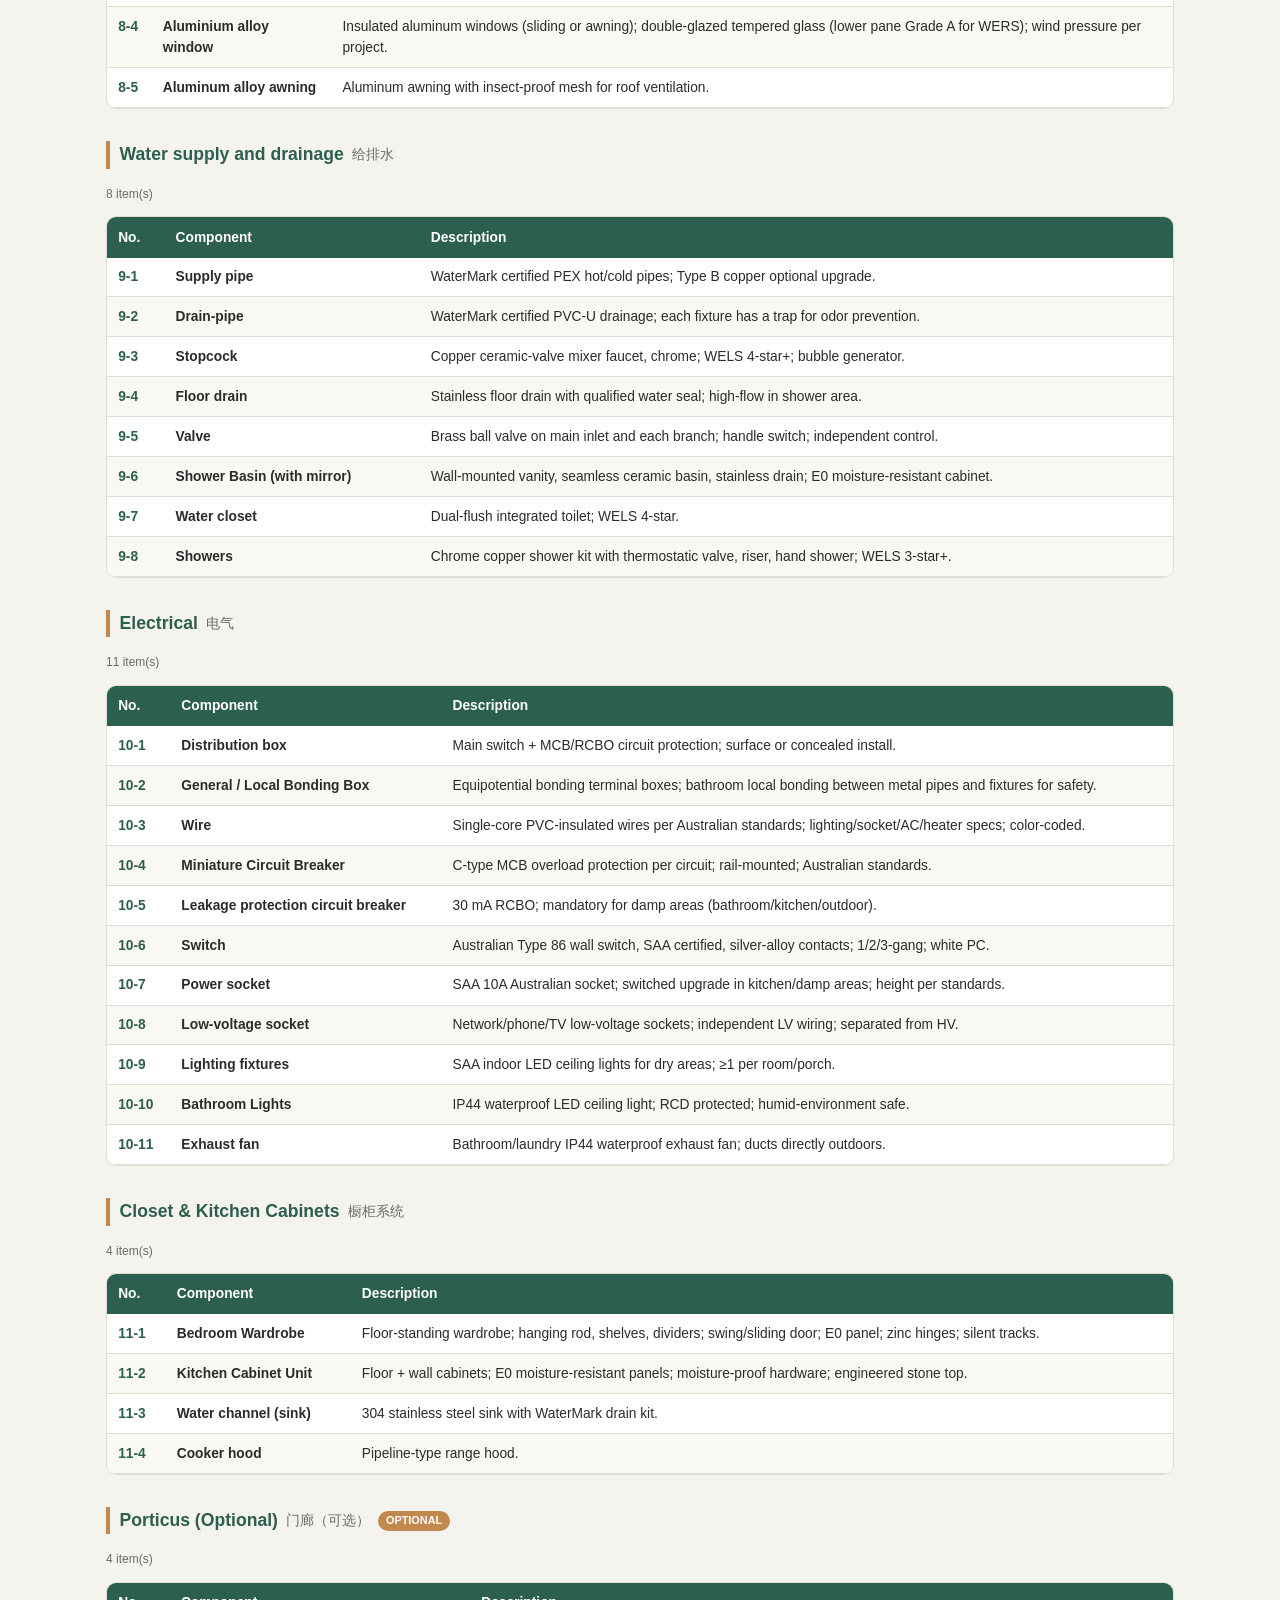
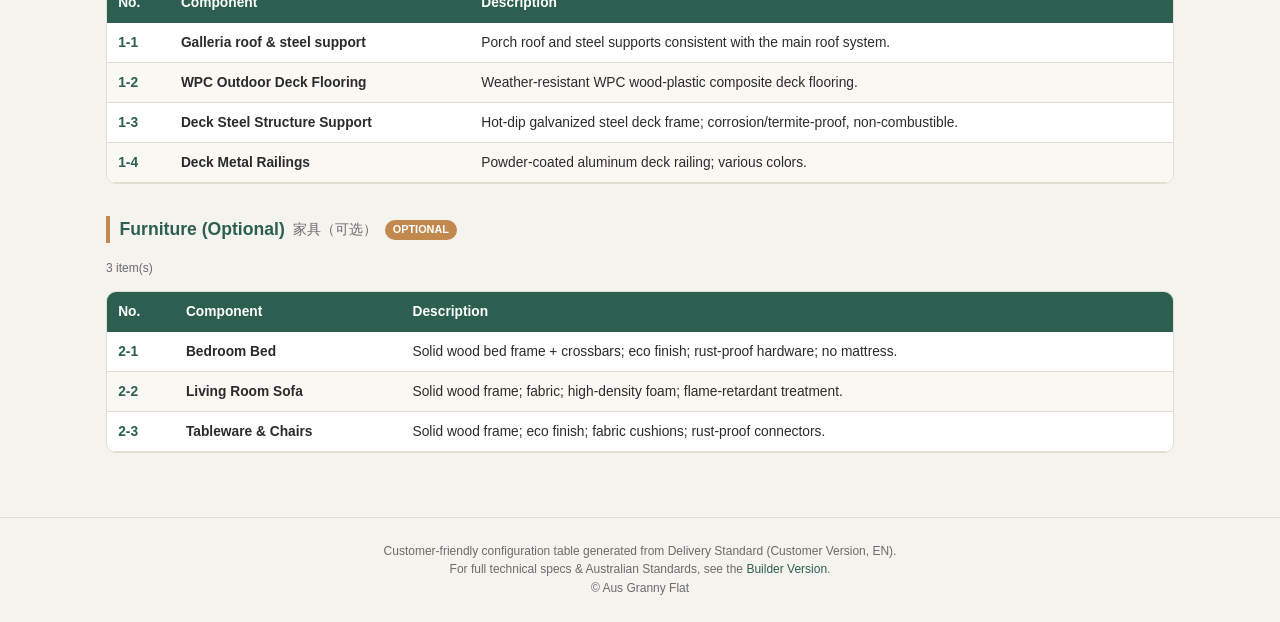
<file: material/owner.html>
<!DOCTYPE html>
<html lang="en">
<head>
<meta charset="UTF-8">
<meta name="viewport" content="width=device-width, initial-scale=1.0">
<title>Aus Granny Flat — Product Configuration (Customer Version)</title>
<style>
  :root{
    --primary:#2c5f4f;
    --primary-dark:#1f4438;
    --accent:#c2894e;
    --bg:#f5f3ee;
    --card:#ffffff;
    --border:#e2ddd2;
    --text:#2b2b2b;
    --muted:#6b6b6b;
    --optional:#7a5b3a;
  }
  *{box-sizing:border-box;}
  html{scroll-behavior:smooth;}
  body{
    margin:0;font-family:-apple-system,BlinkMacSystemFont,"Segoe UI",Roboto,"Helvetica Neue",Arial,"PingFang SC","Microsoft YaHei",sans-serif;
    background:var(--bg);color:var(--text);line-height:1.55;
  }
  header{
    position:sticky;top:0;z-index:50;background:var(--primary);color:#fff;
    padding:0.9rem 1rem;box-shadow:0 2px 8px rgba(0,0,0,.15);
  }
  header h1{margin:0;font-size:1.05rem;font-weight:600;letter-spacing:.3px;}
  header .sub{font-size:.78rem;opacity:.9;margin-top:.15rem;}
  header .sub a{color:#ffe9c7;text-decoration:none;border-bottom:1px dashed #ffe9c7;}
  header .sub a:hover{color:#fff;}
  .controls{display:flex;flex-wrap:wrap;gap:.5rem;margin-top:.6rem;}
  .controls input,.controls select{
    padding:.45rem .6rem;border-radius:6px;border:1px solid rgba(255,255,255,.35);
    background:rgba(255,255,255,.12);color:#fff;font-size:.85rem;min-width:0;
  }
  .controls input::placeholder{color:rgba(255,255,255,.7);}
  .controls input{flex:1 1 180px;}
  nav{
    position:sticky;top:0;z-index:40;background:var(--primary-dark);
    padding:.4rem .6rem;display:flex;gap:.4rem;overflow-x:auto;white-space:nowrap;
    -webkit-overflow-scrolling:touch;
  }
  nav a{
    color:#e9f0ec;text-decoration:none;font-size:.78rem;padding:.3rem .7rem;
    border-radius:20px;background:rgba(255,255,255,.08);flex:0 0 auto;
  }
  nav a:hover{background:rgba(255,255,255,.2);}
  nav a.opt{background:rgba(194,137,78,.25);}
  main{max-width:1100px;margin:0 auto;padding:1rem;}
  .section{margin-bottom:2rem;scroll-margin-top:120px;}
  .section h2{
    font-size:1.1rem;color:var(--primary);border-left:4px solid var(--accent);
    padding-left:.6rem;margin:.4rem 0 1rem;display:flex;align-items:center;gap:.5rem;flex-wrap:wrap;
  }
  .section h2 .cn{font-size:.85rem;color:var(--muted);font-weight:400;}
  .section h2 .tag{font-size:.68rem;background:var(--accent);color:#fff;padding:.1rem .5rem;border-radius:10px;}
  .tablewrap{overflow-x:auto;border:1px solid var(--border);border-radius:10px;background:var(--card);}
  table{width:100%;border-collapse:collapse;font-size:.86rem;}
  thead th{
    background:var(--primary);color:#fff;text-align:left;padding:.6rem .7rem;
    font-weight:600;position:sticky;top:0;white-space:nowrap;
  }
  tbody td{padding:.55rem .7rem;border-bottom:1px solid var(--border);vertical-align:top;}
  tbody tr:nth-child(even){background:#faf8f3;}
  tbody tr:hover{background:#f0ede4;}
  td .no{font-weight:700;color:var(--primary);}
  td .cls{font-weight:600;}
  @media (max-width:768px){
    header h1{font-size:.98rem;}
    main{padding:.6rem;}
    .tablewrap{border:none;background:transparent;}
    table,thead,tbody,tr,td{display:block;width:100%;}
    thead{display:none;}
    tbody tr{
      background:var(--card);border:1px solid var(--border);border-radius:10px;
      margin-bottom:.85rem;overflow:hidden;box-shadow:0 1px 3px rgba(0,0,0,.05);
    }
    tbody tr:nth-child(even){background:var(--card);}
    tbody td{
      display:flex;justify-content:space-between;gap:.8rem;align-items:flex-start;
      padding:.5rem .8rem;border-bottom:1px solid #eee;text-align:right;
    }
    tbody td:last-child{border-bottom:none;}
    tbody td::before{
      content:attr(data-label);font-weight:700;color:var(--primary);
      text-align:left;flex:0 0 32%;font-size:.78rem;
    }
    td .no{font-size:1rem;}
  }
  footer{
    text-align:center;font-size:.75rem;color:var(--muted);padding:1.5rem;
    border-top:1px solid var(--border);margin-top:1rem;
  }
  footer a{color:var(--primary);text-decoration:none;}
  .count{font-size:.75rem;color:var(--muted);margin:.2rem 0 .8rem;}
  .empty{text-align:center;color:var(--muted);padding:2rem;font-size:.9rem;}
</style>
</head>
<body>
<header>
  <h1>Aus Granny Flat · Product Configuration</h1>
  <div class="sub">Customer Version · 澳洲奶奶房交付标准（客户版） · <a href="index.html">Builder Version ↗</a></div>
  <div class="controls">
    <input id="search" type="text" placeholder="Search components, descriptions…">
    <select id="filter">
      <option value="all">All categories</option>
      <option value="standard">Standard layout</option>
      <option value="optional">Optional</option>
    </select>
  </div>
</header>
<nav id="nav"></nav>
<main id="content"></main>
<footer>
  Customer-friendly configuration table generated from Delivery Standard (Customer Version, EN).<br>
  For full technical specs &amp; Australian Standards, see the <a href="index.html">Builder Version</a>.<br>
  © Aus Granny Flat
</footer>

<script>
const DATA = [
  { id:"s1", cat:"Structural Main Body", cn:"结构主体", type:"standard", items:[
    {no:"1-1",cls:"Steel column",desc:"Hot-dip galvanized structural steel columns designed for building main frames; fully Australian Standard certified."},
    {no:"1-2",cls:"Girder steel",desc:"Hot-dip galvanized structural steel beams, suitable for floor and roof frames; fully Australian Standard certified."},
    {no:"1-3",cls:"Lightgage steel joist",desc:"Australian-standard light-gauge steel wall frame; galvanized anti-corrosion, termite-resistant, non-combustible."},
    {no:"1-4",cls:"High-strength screws and nuts",desc:"Main frame constructed using hot-dip galvanized high-strength structural bolts; marine-grade stainless steel available as coastal upgrade."},
    {no:"1-5",cls:"General-purpose building fasteners",desc:"Corrosion-resistant self-drilling screws with sealing rubber gaskets; stainless steel available as coastal upgrade."}
  ]},
  { id:"s2", cat:"Exterior wall", cn:"外墙", type:"standard", items:[
    {no:"2-1",cls:"Cement fiber external cladding panel",desc:"High-quality weather-resistant cement fiber exterior cladding — fireproof and termite-resistant; variety of colors and textures."},
    {no:"2-2",cls:"Waterproof Breathable Membrane",desc:"Breathable exterior wall waterproofing liner; protects against wind/rain while keeping the wall cavity breathable and reducing condensation risk."},
    {no:"2-3",cls:"OSB Oriented Strand Board",desc:"Structural-grade OSB for shear resistance of exterior walls; suited to Australian climatic conditions."},
    {no:"2-4",cls:"Wall insulation glass wool",desc:"High-performance glass wool insulation with aluminum foil reflective layer; compliant with Australian energy efficiency standards (rated R-value)."}
  ]},
  { id:"s3", cat:"Interior wall", cn:"内墙", type:"standard", items:[
    {no:"3-1",cls:"Standard gypsum board (dry zone)",desc:"Standard 10 mm gypsum board for interior dry-wall applications."},
    {no:"3-2",cls:"Interior Wall Latex Paint",desc:"Matte acrylic latex paint — one coat primer + two topcoats; M2 mold-resistant, low VOC."},
    {no:"3-3",cls:"SPC wall panels (optional)",desc:"5 mm SPC decorative wall panel, interior finishing material."},
    {no:"3-4",cls:"OSB oriented strand board (optional)",desc:"9 mm structural OSB as substrate for SPC wall panels."},
    {no:"3-5",cls:"Interior wall soundproofing glass wool",desc:"Non-faced sound-insulating glass wool for interior partition walls."}
  ]},
  { id:"s4", cat:"Interior walls (bathroom)", cn:"内墙-浴室", type:"standard", items:[
    {no:"4-1",cls:"Cement fiberboard (FC board)",desc:"9 mm Type A cement fiberboard for wet-area walls; mandatory for shower areas."},
    {no:"4-2",cls:"Wall Tiles",desc:"300×600 mm wall tiles for bathrooms and laundries; installed per AS 3958.1 code."},
    {no:"4-3",cls:"Flexible Tile Adhesive (for bathrooms)",desc:"C2S1 flexible adhesive for wet areas over FC board on steel framing."},
    {no:"4-4",cls:"SPC wall panels (optional)",desc:"5 mm SPC decorative wall panel, interior finishing material."},
    {no:"4-5",cls:"Shower Room Glass Partition",desc:"10 mm Class A tempered safety glass partition; standard height 2000 mm; 316 marine-grade stainless hardware."},
    {no:"4-6",cls:"Acrylic Wet Zone Waterproof Coating",desc:"Two-component acrylic waterproof coating; dry film ≥1.2 mm; shower wall rise ≥1800 mm."}
  ]},
  { id:"s5", cat:"Floor", cn:"地面", type:"standard", items:[
    {no:"5-1",cls:"Cement fiberboard (FC board)",desc:"18 mm Class A cement fiber lining; bathroom floor base plate."},
    {no:"5-2",cls:"SPC flooring with noise-reducing underlay",desc:"SPC decorative flooring with integrated IXPE sound-insulating underlayment."},
    {no:"5-3",cls:"Floor tiles (bathroom)",desc:"Ceramic tiles for wet areas in bathrooms and laundries; various sizes available."},
    {no:"5-4",cls:"Flexible Tile Adhesive (for bathrooms)",desc:"C2S1 flexible adhesive for wet areas of FC substrate in light-gauge steel systems."},
    {no:"5-5",cls:"Acrylic Wet Zone Waterproof Coating",desc:"Two-component acrylic waterproof coating; dry film ≥1.2 mm; shower wall rise ≥1800 mm."},
    {no:"5-7",cls:"Sealant (Building Sealant)",desc:"Outdoor/metal flashing: neutral silicone weather sealant; indoor/wet areas: M2 mold-resistant acrylic sealant."}
  ]},
  { id:"s6", cat:"Furred ceiling", cn:"吊顶", type:"standard", items:[
    {no:"6-1",cls:"Standard gypsum board (dry zone)",desc:"10 mm standard gypsum board for dry-area ceilings."},
    {no:"6-2",cls:"Latex paint (dry zone)",desc:"Dry-zone ceiling coating: closed primer + two topcoats."},
    {no:"6-3",cls:"Aluminum panel tiles (for bathrooms)",desc:"Corrosion-resistant clip-in aluminum ceiling; 300×600 mm."},
    {no:"6-4",cls:"Ceiling Truss System",desc:"Hot-dip galvanized light-gauge steel T-grid keel + hanging rods."}
  ]},
  { id:"s7", cat:"Roof", cn:"屋顶", type:"standard", items:[
    {no:"7-1",cls:"Roof insulation glass wool",desc:"Single-sided foil vapor-barrier glass wool for wall and roof insulation."},
    {no:"7-2",cls:"OSB Oriented Strand Board",desc:"Weather-resistant OSB for roofing and wall construction."},
    {no:"7-3",cls:"PU Insulated Panel",desc:"PU thermal insulation sandwich panel; improves roof thermal performance."},
    {no:"7-4",cls:"Roof waterproofing sealant",desc:"Non-permeable flexible roof underlay beneath roofing; proper longitudinal overlap per codes."},
    {no:"7-5",cls:"Al-Mg-Mn upright-lock edge roof (Material 1)",desc:"Al-Mg-Mn alloy vertical-lock metal roofing; polyester coating; colors on request."},
    {no:"7-6",cls:"Asphalt Shingles (Material 2)",desc:"Double-layer fiberglass asphalt shingle roof on OSB + underlay; various colors."},
    {no:"7-7",cls:"Wavy color-coated steel tiles (Material 3)",desc:"Corrugated color-coated steel roof covering; various colors."},
    {no:"7-8",cls:"Roof eave flashing / canopy base",desc:"Asbestos-free cement fiber eave flashing; ventilated variant available."},
    {no:"7-9",cls:"Rain gutter (eave gutter)",desc:"Quad-type metal gutter with standard drainage slope."},
    {no:"7-10",cls:"Downspout",desc:"Rectangular downspout; same color as gutter."},
    {no:"7-11",cls:"Wall flashing (wall top flashing)",desc:"Steel wall flashing at wall-roof junctions."}
  ]},
  { id:"s8", cat:"Doors and windows", cn:"门窗", type:"standard", items:[
    {no:"8-1",cls:"Entrance door",desc:"3-point anti-theft lock, double sealing strips, DPC moisture treatment; glass slider with Grade A safety tempered glass."},
    {no:"8-2",cls:"Bedroom Door",desc:"Hollow composite interior door; bearing hinges; standard lock; standard residential dimensions."},
    {no:"8-3",cls:"Bathroom Door",desc:"Solid composite interior door with privacy lock."},
    {no:"8-4",cls:"Aluminium alloy window",desc:"Insulated aluminum windows (sliding or awning); double-glazed tempered glass (lower pane Grade A for WERS); wind pressure per project."},
    {no:"8-5",cls:"Aluminum alloy awning",desc:"Aluminum awning with insect-proof mesh for roof ventilation."}
  ]},
  { id:"s9", cat:"Water supply and drainage", cn:"给排水", type:"standard", items:[
    {no:"9-1",cls:"Supply pipe",desc:"WaterMark certified PEX hot/cold pipes; Type B copper optional upgrade."},
    {no:"9-2",cls:"Drain-pipe",desc:"WaterMark certified PVC-U drainage; each fixture has a trap for odor prevention."},
    {no:"9-3",cls:"Stopcock",desc:"Copper ceramic-valve mixer faucet, chrome; WELS 4-star+; bubble generator."},
    {no:"9-4",cls:"Floor drain",desc:"Stainless floor drain with qualified water seal; high-flow in shower area."},
    {no:"9-5",cls:"Valve",desc:"Brass ball valve on main inlet and each branch; handle switch; independent control."},
    {no:"9-6",cls:"Shower Basin (with mirror)",desc:"Wall-mounted vanity, seamless ceramic basin, stainless drain; E0 moisture-resistant cabinet."},
    {no:"9-7",cls:"Water closet",desc:"Dual-flush integrated toilet; WELS 4-star."},
    {no:"9-8",cls:"Showers",desc:"Chrome copper shower kit with thermostatic valve, riser, hand shower; WELS 3-star+."}
  ]},
  { id:"s10", cat:"Electrical", cn:"电气", type:"standard", items:[
    {no:"10-1",cls:"Distribution box",desc:"Main switch + MCB/RCBO circuit protection; surface or concealed install."},
    {no:"10-2",cls:"General / Local Bonding Box",desc:"Equipotential bonding terminal boxes; bathroom local bonding between metal pipes and fixtures for safety."},
    {no:"10-3",cls:"Wire",desc:"Single-core PVC-insulated wires per Australian standards; lighting/socket/AC/heater specs; color-coded."},
    {no:"10-4",cls:"Miniature Circuit Breaker",desc:"C-type MCB overload protection per circuit; rail-mounted; Australian standards."},
    {no:"10-5",cls:"Leakage protection circuit breaker",desc:"30 mA RCBO; mandatory for damp areas (bathroom/kitchen/outdoor)."},
    {no:"10-6",cls:"Switch",desc:"Australian Type 86 wall switch, SAA certified, silver-alloy contacts; 1/2/3-gang; white PC."},
    {no:"10-7",cls:"Power socket",desc:"SAA 10A Australian socket; switched upgrade in kitchen/damp areas; height per standards."},
    {no:"10-8",cls:"Low-voltage socket",desc:"Network/phone/TV low-voltage sockets; independent LV wiring; separated from HV."},
    {no:"10-9",cls:"Lighting fixtures",desc:"SAA indoor LED ceiling lights for dry areas; ≥1 per room/porch."},
    {no:"10-10",cls:"Bathroom Lights",desc:"IP44 waterproof LED ceiling light; RCD protected; humid-environment safe."},
    {no:"10-11",cls:"Exhaust fan",desc:"Bathroom/laundry IP44 waterproof exhaust fan; ducts directly outdoors."}
  ]},
  { id:"s11", cat:"Closet & Kitchen Cabinets", cn:"橱柜系统", type:"standard", items:[
    {no:"11-1",cls:"Bedroom Wardrobe",desc:"Floor-standing wardrobe; hanging rod, shelves, dividers; swing/sliding door; E0 panel; zinc hinges; silent tracks."},
    {no:"11-2",cls:"Kitchen Cabinet Unit",desc:"Floor + wall cabinets; E0 moisture-resistant panels; moisture-proof hardware; engineered stone top."},
    {no:"11-3",cls:"Water channel (sink)",desc:"304 stainless steel sink with WaterMark drain kit."},
    {no:"11-4",cls:"Cooker hood",desc:"Pipeline-type range hood."}
  ]},
  { id:"o1", cat:"Porticus (Optional)", cn:"门廊（可选）", type:"optional", items:[
    {no:"1-1",cls:"Galleria roof & steel support",desc:"Porch roof and steel supports consistent with the main roof system."},
    {no:"1-2",cls:"WPC Outdoor Deck Flooring",desc:"Weather-resistant WPC wood-plastic composite deck flooring."},
    {no:"1-3",cls:"Deck Steel Structure Support",desc:"Hot-dip galvanized steel deck frame; corrosion/termite-proof, non-combustible."},
    {no:"1-4",cls:"Deck Metal Railings",desc:"Powder-coated aluminum deck railing; various colors."}
  ]},
  { id:"o2", cat:"Furniture (Optional)", cn:"家具（可选）", type:"optional", items:[
    {no:"2-1",cls:"Bedroom Bed",desc:"Solid wood bed frame + crossbars; eco finish; rust-proof hardware; no mattress."},
    {no:"2-2",cls:"Living Room Sofa",desc:"Solid wood frame; fabric; high-density foam; flame-retardant treatment."},
    {no:"2-3",cls:"Tableware & Chairs",desc:"Solid wood frame; eco finish; fabric cushions; rust-proof connectors."}
  ]}
];

const COLS = [
  {key:"no",  label:"No."},
  {key:"cls", label:"Component"},
  {key:"desc",label:"Description"}
];

function render(){
  const filter = document.getElementById('filter').value;
  const q = document.getElementById('search').value.trim().toLowerCase();
  const content = document.getElementById('content');
  const nav = document.getElementById('nav');
  content.innerHTML='';
  nav.innerHTML='';
  let total=0;

  DATA.forEach(sec=>{
    if(filter!=='all' && sec.type!==filter) return;
    const items = sec.items.filter(it=>{
      if(!q) return true;
      return COLS.some(c => String(it[c.key]||'').toLowerCase().includes(q));
    });
    if(items.length===0) return;
    total+=items.length;

    const a=document.createElement('a');
    a.href='#'+sec.id;
    a.textContent=sec.cat;
    if(sec.type==='optional') a.className='opt';
    nav.appendChild(a);

    const sec_el=document.createElement('section');
    sec_el.className='section'; sec_el.id=sec.id;
    const h2=document.createElement('h2');
    h2.innerHTML = sec.cat+' <span class="cn">'+sec.cn+'</span>'+
      (sec.type==='optional'?' <span class="tag">OPTIONAL</span>':'');
    sec_el.appendChild(h2);

    const cnt=document.createElement('div');
    cnt.className='count'; cnt.textContent=items.length+' item(s)';
    sec_el.appendChild(cnt);

    const wrap=document.createElement('div'); wrap.className='tablewrap';
    const table=document.createElement('table');
    const thead=document.createElement('thead');
    const htr=document.createElement('tr');
    COLS.forEach(c=>{const th=document.createElement('th');th.textContent=c.label;htr.appendChild(th);});
    thead.appendChild(htr); table.appendChild(thead);

    const tbody=document.createElement('tbody');
    items.forEach(it=>{
      const tr=document.createElement('tr');
      COLS.forEach(c=>{
        const td=document.createElement('td');
        td.setAttribute('data-label',c.label);
        if(c.key==='no') td.innerHTML='<span class="no">'+it.no+'</span>';
        else if(c.key==='cls') td.innerHTML='<span class="cls">'+it.cls+'</span>';
        else td.textContent=it[c.key];
        tr.appendChild(td);
      });
      tbody.appendChild(tr);
    });
    table.appendChild(tbody); wrap.appendChild(table); sec_el.appendChild(wrap);
    content.appendChild(sec_el);
  });

  if(total===0){
    const e=document.createElement('div'); e.className='empty';
    e.textContent='No matching items.';
    content.appendChild(e);
  }
}

document.getElementById('search').addEventListener('input', render);
document.getElementById('filter').addEventListener('change', render);
render();
</script>
</body>
</html>
</file>
